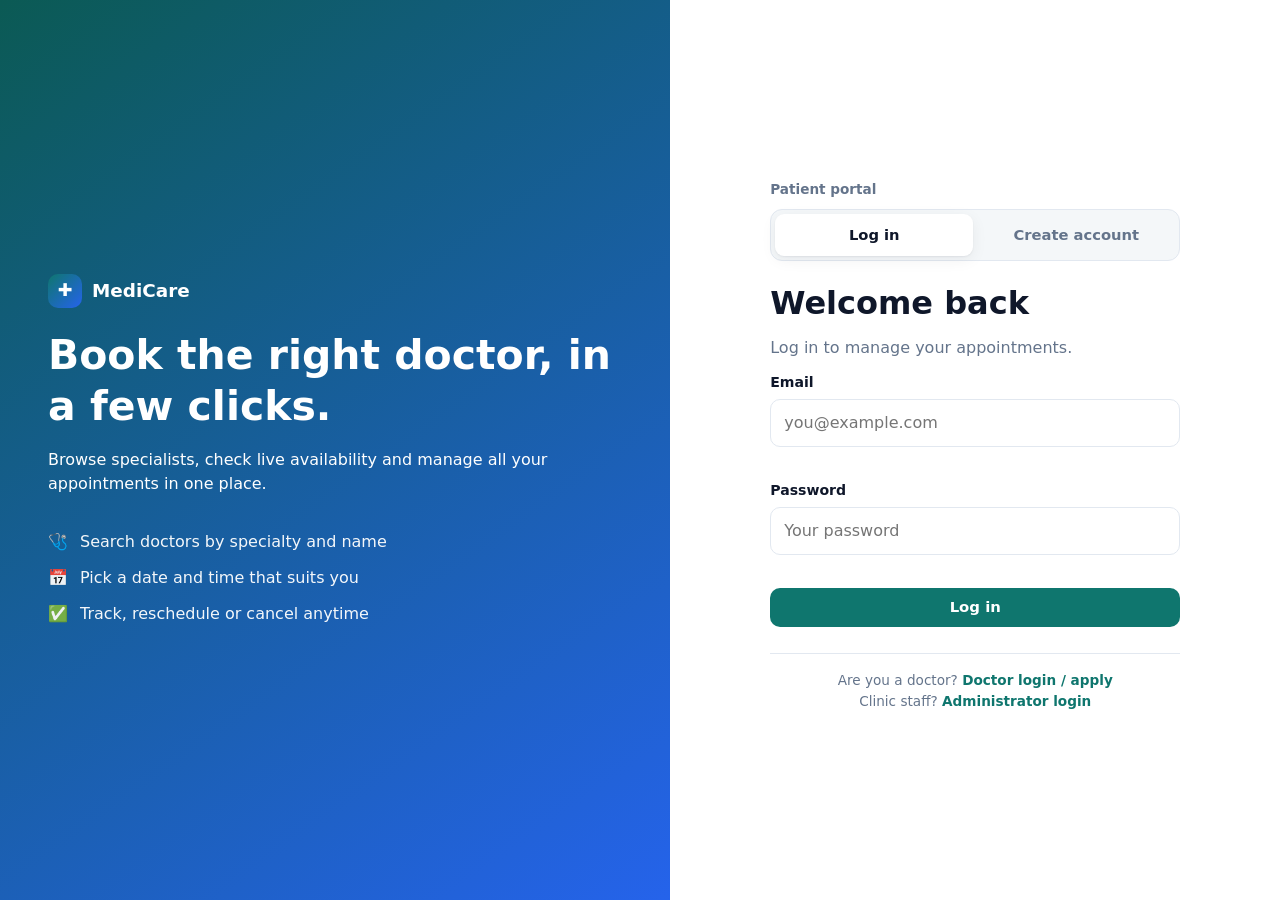
<file: index.html>
<!DOCTYPE html>
<html lang="en">
<head>
  <meta charset="UTF-8">
  <meta name="viewport" content="width=device-width, initial-scale=1">
  <title>Patient Login – MediCare</title>
  <link rel="icon" href="data:image/svg+xml,%3Csvg xmlns=%27http://www.w3.org/2000/svg%27 viewBox=%270 0 32 32%27%3E%3Crect width=%2732%27 height=%2732%27 rx=%278%27 fill=%27%230f766e%27/%3E%3Cpath d=%27M13 7h6v6h6v6h-6v6h-6v-6H7v-6h6z%27 fill=%27white%27/%3E%3C/svg%3E">
  <link rel="stylesheet" href="css/styles.css">
</head>
<body>
  <div class="auth-wrap">
    <section class="auth-hero" aria-label="About MediCare">
      <a class="brand" href="index.html"><span class="brand-mark" aria-hidden="true">✚</span>MediCare</a>
      <div>
        <h1>Book the right doctor, in a few clicks.</h1>
        <p>Browse specialists, check live availability and manage all your appointments in one place.</p>
      </div>
      <ul>
        <li><span aria-hidden="true">🩺</span> Search doctors by specialty and name</li>
        <li><span aria-hidden="true">📅</span> Pick a date and time that suits you</li>
        <li><span aria-hidden="true">✅</span> Track, reschedule or cancel anytime</li>
      </ul>
    </section>

    <section class="auth-panel">
      <div class="auth-box">
        <p class="small muted" style="margin:0 0 10px"><strong>Patient portal</strong></p>
        <div class="seg" role="tablist" aria-label="Patient account">
          <button type="button" role="tab" id="tabLogin" aria-selected="true" aria-controls="loginView" data-view="loginView">Log in</button>
          <button type="button" role="tab" id="tabRegister" aria-selected="false" aria-controls="registerView" data-view="registerView">Create account</button>
        </div>

        <!-- Log in -->
        <div id="loginView" role="tabpanel" aria-labelledby="tabLogin">
          <h1>Welcome back</h1>
          <p class="muted">Log in to manage your appointments.</p>
          <div id="loginAlert" class="alert error hidden" role="alert"></div>
          <form id="loginForm" class="form" novalidate>
            <div class="field">
              <label for="loginEmail">Email</label>
              <input id="loginEmail" type="email" autocomplete="email" placeholder="you@example.com" required>
              <div class="error"></div>
            </div>
            <div class="field">
              <label for="loginPassword">Password</label>
              <input id="loginPassword" type="password" autocomplete="current-password" placeholder="Your password" required>
              <div class="error"></div>
            </div>
            <button class="btn btn-primary btn-block" type="submit">Log in</button>
          </form>
        </div>

        <!-- Patient sign-up -->
        <div id="registerView" class="hidden" role="tabpanel" aria-labelledby="tabRegister">
          <h1>Create your patient account</h1>
          <p class="muted">Register to start booking appointments.</p>
          <div id="registerAlert" class="alert error hidden" role="alert"></div>
          <form id="registerForm" class="form" novalidate>
            <div class="field">
              <label for="regName">Full name</label>
              <input id="regName" type="text" autocomplete="name" required>
              <div class="error"></div>
            </div>
            <div class="field">
              <label for="regEmail">Email</label>
              <input id="regEmail" type="email" autocomplete="email" required>
              <div class="error"></div>
            </div>
            <div class="field">
              <label for="regPhone">Phone (optional)</label>
              <input id="regPhone" type="tel" autocomplete="tel">
              <div class="error"></div>
            </div>
            <div class="form-row">
              <div class="field">
                <label for="regPassword">Password</label>
                <input id="regPassword" type="password" autocomplete="new-password" required>
                <div class="hint">8+ characters with a letter and a number.</div>
                <div class="error"></div>
              </div>
              <div class="field">
                <label for="regConfirm">Confirm password</label>
                <input id="regConfirm" type="password" autocomplete="new-password" required>
                <div class="error"></div>
              </div>
            </div>
            <button class="btn btn-primary btn-block" type="submit">Create account</button>
          </form>
        </div>

        <p class="portal-links">
          Are you a doctor? <a href="doctor-login.html">Doctor login / apply</a><br>
          Clinic staff? <a href="admin-login.html">Administrator login</a>
        </p>
      </div>
    </section>
  </div>

  <script src="js/data.js"></script>
  <script src="js/app.js"></script>
  <script src="js/auth-ui.js"></script>
  <script>
    (function () {
      if (AuthUI.redirectIfSignedIn()) return;
      App.showFlash();
      AuthUI.bindTabs();
      AuthUI.bindLogin('patient');
      AuthUI.bindPatientRegister();
    })();
  </script>
</body>
</html>
</file>
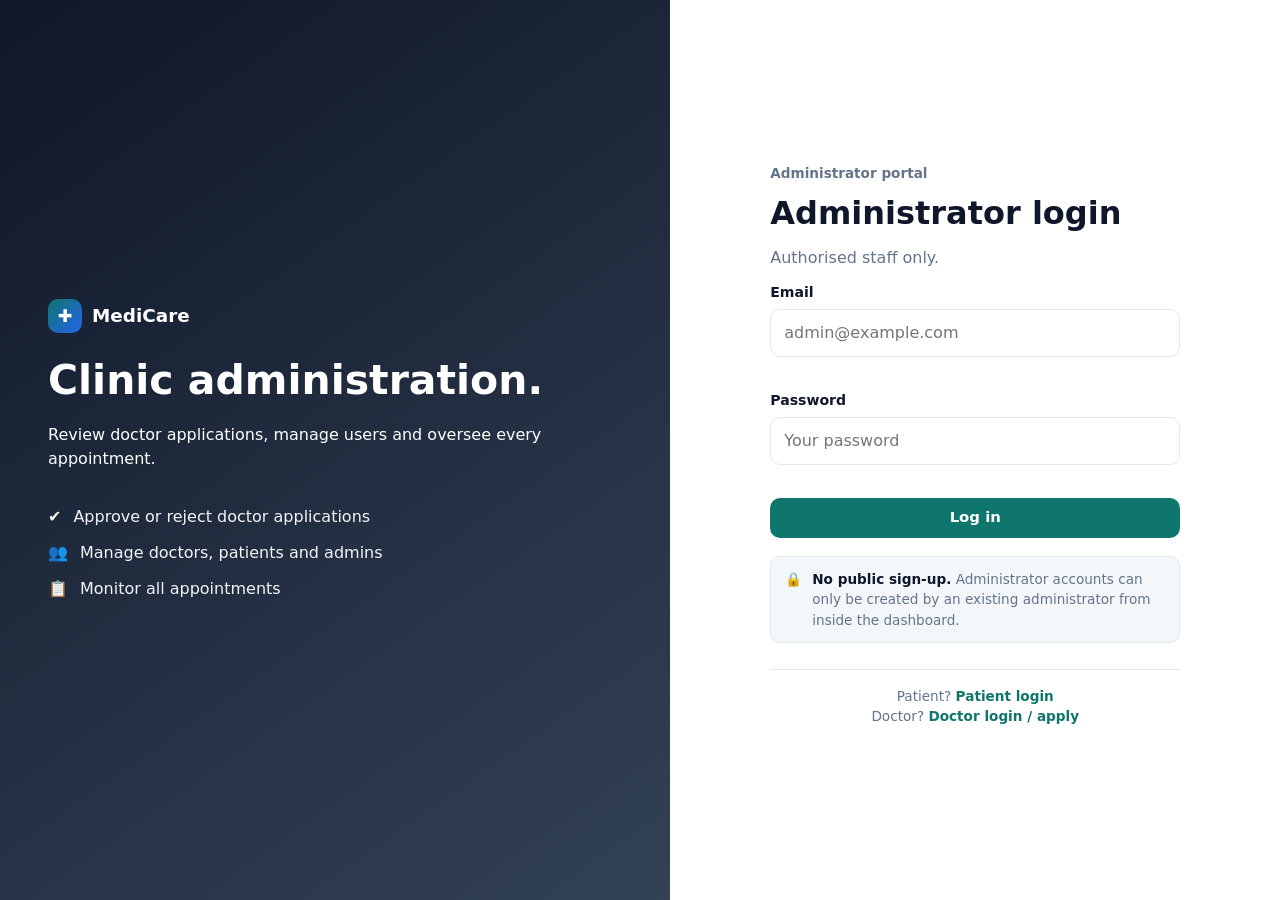
<file: admin-dashboard.html>
<!DOCTYPE html>
<html lang="en">
<head>
  <meta charset="UTF-8">
  <meta name="viewport" content="width=device-width, initial-scale=1">
  <title>Admin Dashboard – MediCare</title>
  <link rel="icon" href="data:image/svg+xml,%3Csvg xmlns=%27http://www.w3.org/2000/svg%27 viewBox=%270 0 32 32%27%3E%3Crect width=%2732%27 height=%2732%27 rx=%278%27 fill=%27%230f766e%27/%3E%3Cpath d=%27M13 7h6v6h6v6h-6v6h-6v-6H7v-6h6z%27 fill=%27white%27/%3E%3C/svg%3E">
  <link rel="stylesheet" href="css/styles.css">
</head>
<body>
  <div id="site-header"></div>
  <main>
    <div class="container">
      <div class="page-head">
        <div>
          <h1>Admin dashboard</h1>
          <p>Review doctor applications and manage doctors, users and appointments.</p>
        </div>
        <button class="btn btn-outline btn-sm" id="resetBtn" type="button">Reset demo data</button>
      </div>

      <div id="banner" aria-live="polite"></div>
      <section class="grid grid-4" id="stats" aria-label="Summary" style="margin-bottom:22px"></section>

      <div class="tabs" id="tabs" role="tablist" aria-label="Admin sections">
        <button class="tab" role="tab" aria-selected="false" data-t="applications" type="button">Applications<span class="chip-count hidden" id="appCount">0</span></button>
        <button class="tab" role="tab" aria-selected="false" data-t="doctors" type="button">Doctors</button>
        <button class="tab" role="tab" aria-selected="false" data-t="appointments" type="button">Appointments</button>
        <button class="tab" role="tab" aria-selected="false" data-t="users" type="button">Users</button>
      </div>

      <section class="card" id="panel" aria-live="polite"></section>
    </div>
  </main>
  <div id="site-footer"></div>

  <script src="js/data.js"></script>
  <script src="js/app.js"></script>
  <script>
    (function () {
      var me = App.init({ active: 'admin-dashboard.html' });
      if (!me) return;
      var U = MC.util, esc = App.esc;
      var $ = function (id) { return document.getElementById(id); };
      var tab = MC.Admin.pendingApplications().length ? 'applications' : 'doctors';
      var apptFilter = 'all';

      /* report the outcome of a permission-checked action */
      function done(r, okMsg) {
        if (!r || !r.ok) { App.toast((r && r.error) || 'Something went wrong.', 'error'); return false; }
        if (okMsg) App.toast(okMsg, 'ok');
        return true;
      }
      function dateOf(ts) { return ts ? new Date(ts).toLocaleDateString('en-GB', { day: 'numeric', month: 'short', year: 'numeric' }) : '—'; }
      function badge(s) { return '<span class="badge ' + esc(s) + '">' + esc(s) + '</span>'; }

      function renderStats() {
        var appts = MC.Appts.all(), users = MC.Users.all();
        function stat(icon, cls, n, label) { return '<div class="card stat"><div class="stat-icon ' + cls + '" aria-hidden="true">' + icon + '</div><div><strong>' + n + '</strong><span>' + label + '</span></div></div>'; }
        var pending = MC.Admin.pendingApplications().length;
        $('stats').innerHTML =
          stat('🩺', '', MC.Doctors.active().length, 'Active doctors') +
          stat('👥', 'blue', users.filter(function (u) { return u.role === 'patient'; }).length, 'Patients') +
          stat('📅', 'green', appts.length, 'Appointments') +
          stat('📝', 'amber', pending, 'Pending applications');
        var chip = $('appCount'); chip.textContent = pending; chip.classList.toggle('hidden', !pending);
        $('banner').innerHTML = pending
          ? '<div class="alert warn" style="display:flex;gap:10px;align-items:center;justify-content:space-between;flex-wrap:wrap"><span><strong>' + pending + ' doctor application' + (pending > 1 ? 's' : '') + '</strong> waiting for your review.</span>' + (tab !== 'applications' ? '<button class="btn btn-sm btn-outline" id="openApps" type="button">Review now</button>' : '') + '</div>'
          : '';
      }

      /* ---------- applications ---------- */
      function applicationsPanel() {
        var apps = MC.Admin.applications();
        if (!apps.length) return '<div class="card-head"><h2>Doctor applications</h2></div><div class="empty"><div class="big" aria-hidden="true">✅</div><p>No applications to review.</p></div>';
        var rows = apps.map(function (x) {
          var u = x.user, d = x.doctor || {};
          var actions = '<button class="btn btn-outline btn-sm" data-details="' + esc(u.id) + '" type="button">Details</button>' +
            '<button class="btn btn-ok btn-sm" data-approve="' + esc(u.id) + '" type="button">' + (u.status === 'rejected' ? 'Approve instead' : 'Approve') + '</button>' +
            (u.status === 'pending' ? '<button class="btn btn-ghost-danger btn-sm" data-reject="' + esc(u.id) + '" type="button">Reject</button>' : '');
          return '<article class="appt"><div class="appt-main"><span class="avatar md" aria-hidden="true">' + esc(MC.Doctors.initials(u.name)) + '</span>' +
            '<div style="min-width:0"><h3>' + esc(u.name) + ' ' + badge(u.status) + '</h3>' +
            '<p>' + esc(u.email) + '</p>' +
            '<p>' + esc(d.specialty || '—') + ' · License ' + esc(u.license || d.license || '—') + ' · ' + (d.experience != null ? d.experience + ' yrs' : '—') + ' · Applied ' + dateOf(u.appliedAt) + '</p></div></div>' +
            '<div class="appt-actions">' + actions + '</div></article>';
        }).join('');
        return '<div class="card-head"><h2>Doctor applications</h2></div><p class="muted small">Doctors cannot log in or appear to patients until you approve their application.</p>' +
          '<div class="appt-list">' + rows + '</div>';
      }

      function showDetails(userId) {
        var x = MC.Admin.applications().filter(function (a) { return a.user.id === userId; })[0]; if (!x) return;
        var u = x.user, d = x.doctor || {};
        function row(k, v) { return '<dt>' + k + '</dt><dd>' + (v ? esc(v) : '—') + '</dd>'; }
        App.modal({
          title: u.name,
          body: '<dl class="kv">' + row('Status', u.status) + row('Email', u.email) + row('Phone', u.phone) + row('Specialty', d.specialty) + row('License no.', u.license || d.license) + row('Experience', d.experience != null ? d.experience + ' years' : '') +
            row('Clinic', d.location) + row('Fee', d.fee != null ? d.fee + ' EGP' : '') + row('Bio', d.bio) + (u.status === 'rejected' ? row('Rejection reason', u.rejectionReason) : '') + '</dl>',
          actions: [{ label: 'Close', cls: 'btn-outline' }]
        });
      }

      function rejectModal(userId) {
        App.modal({
          title: 'Reject application',
          body: '<p class="muted">The applicant will not be able to log in. You can add a reason that they will see when they try.</p><div class="field"><label for="rejReason">Reason (optional)</label><textarea id="rejReason" maxlength="200"></textarea></div>',
          actions: [
            { label: 'Cancel', cls: 'btn-outline' },
            { label: 'Reject application', cls: 'btn-danger', onClick: function (close, box) {
              if (done(MC.Admin.rejectDoctor(userId, box.querySelector('#rejReason').value), 'Application rejected.')) { close(); renderAll(); }
            } }
          ]
        });
      }

      /* ---------- doctors ---------- */
      function doctorsPanel() {
        var rows = MC.Doctors.all().map(function (d) {
          var n = MC.Appts.forDoctor(d.id).length;
          var toggle = (d.status === 'active' || d.status === 'disabled')
            ? '<button class="btn btn-outline btn-sm" data-toggle="' + esc(d.id) + '" type="button">' + (d.status === 'disabled' ? 'Enable' : 'Disable') + '</button>' : '';
          return '<tr><td><strong>' + esc(d.name) + '</strong><div class="muted small">' + esc(d.location) + '</div></td><td>' + esc(d.specialty) + '</td><td>' + d.experience + ' yrs</td><td>' + d.fee + ' EGP</td><td>' + n + '</td><td>' + badge(d.status) + '</td>' +
            '<td class="actions"><button class="btn btn-outline btn-sm" data-edit="' + esc(d.id) + '" type="button">Edit</button>' + toggle +
            '<button class="btn btn-ghost-danger btn-sm" data-del="' + esc(d.id) + '" type="button">Delete</button></td></tr>';
        }).join('');
        return '<div class="card-head"><h2>Doctors</h2><button class="btn btn-primary btn-sm" id="addDoctor" type="button">＋ Add doctor</button></div>' +
          '<div class="table-wrap"><table class="table"><thead><tr><th>Doctor</th><th>Specialty</th><th>Experience</th><th>Fee</th><th>Bookings</th><th>Status</th><th></th></tr></thead><tbody>' + rows + '</tbody></table></div>';
      }

      function doctorForm(d) {
        d = d || {};
        var isNew = !d.id;
        return '<form class="form" id="docForm" novalidate>' +
          '<div class="field"><label for="fName">Full name</label><input id="fName" value="' + esc(d.name || 'Dr. ') + '"><div class="error"></div></div>' +
          '<div class="form-row"><div class="field"><label for="fSpec">Specialty</label><input id="fSpec" value="' + esc(d.specialty || '') + '"><div class="error"></div></div>' +
          '<div class="field"><label for="fLoc">Location</label><input id="fLoc" value="' + esc(d.location || '') + '"><div class="error"></div></div></div>' +
          '<div class="form-row"><div class="field"><label for="fExp">Experience (years)</label><input id="fExp" type="number" min="0" max="60" value="' + (d.experience == null ? '' : d.experience) + '"><div class="error"></div></div>' +
          '<div class="field"><label for="fFee">Fee (EGP)</label><input id="fFee" type="number" min="0" step="10" value="' + (d.fee == null ? '' : d.fee) + '"><div class="error"></div></div></div>' +
          '<div class="field"><label for="fBio">Short bio</label><textarea id="fBio" maxlength="400">' + esc(d.bio || '') + '</textarea></div>' +
          (isNew ? '<div class="alert info small">Optional: create a login so this doctor can use the Doctor Dashboard (account is active immediately).</div>' +
            '<div class="form-row"><div class="field"><label for="fEmail">Login email</label><input id="fEmail" type="email"><div class="error"></div></div>' +
            '<div class="field"><label for="fPass">Password</label><input id="fPass" type="password" autocomplete="new-password"><div class="hint">8+ characters with a letter and a number.</div><div class="error"></div></div></div>' : '') +
          '</form>';
      }

      function openDoctorModal(d) {
        var isNew = !d;
        App.modal({
          title: isNew ? 'Add doctor' : 'Edit doctor', body: doctorForm(d),
          actions: [
            { label: 'Cancel', cls: 'btn-outline' },
            { label: 'Save', cls: 'btn-primary', onClick: function (close, box) {
              function v(id) { return box.querySelector('#' + id); }
              function err(el, m) { var f = el.closest('.field'); f.classList.toggle('invalid', !!m); f.querySelector('.error').textContent = m || ''; return !m; }
              var ok = err(v('fName'), v('fName').value.replace(/^dr\.?\s*/i, '').trim().length < 3 ? 'Enter the doctor\'s full name.' : '');
              ok = err(v('fSpec'), !v('fSpec').value.trim() ? 'Specialty is required.' : '') && ok;
              ok = err(v('fLoc'), !v('fLoc').value.trim() ? 'Location is required.' : '') && ok;
              ok = err(v('fExp'), v('fExp').value === '' || Number(v('fExp').value) < 0 ? 'Enter years of experience.' : '') && ok;
              ok = err(v('fFee'), v('fFee').value === '' || Number(v('fFee').value) < 0 ? 'Enter a valid fee.' : '') && ok;
              var email = isNew ? v('fEmail').value.trim() : '', pass = isNew ? v('fPass').value : '';
              if (isNew && (email || pass)) {
                ok = err(v('fEmail'), !/^[^\s@]+@[^\s@]+\.[^\s@]+$/.test(email) ? 'Enter a valid email.' : (MC.Users.emailTaken(email) ? 'Email already in use.' : '')) && ok;
                ok = err(v('fPass'), MC.Auth.validatePassword(pass)) && ok;
              }
              if (!ok) return;
              var data = { name: v('fName').value, specialty: v('fSpec').value, location: v('fLoc').value, experience: Number(v('fExp').value), fee: Number(v('fFee').value), bio: v('fBio').value };
              var r = isNew ? MC.Admin.addDoctor(data, { email: email, password: pass }) : MC.Doctors.update(d.id, data);
              if (done(r, isNew ? 'Doctor added.' : 'Doctor updated.')) { close(); renderAll(); }
            } }
          ]
        });
      }

      /* ---------- appointments ---------- */
      function appointmentsPanel() {
        var list = MC.Appts.all().filter(function (a) { return apptFilter === 'all' || a.status === apptFilter; })
          .sort(function (a, b) { return (b.date + b.time).localeCompare(a.date + a.time); });
        var rows = list.map(function (a) {
          var p = MC.Users.byId(a.patientId) || { name: 'Deleted user' };
          var d = MC.Doctors.byId(a.doctorId) || { name: 'Deleted doctor' };
          return '<tr><td>' + esc(p.name) + '</td><td>' + esc(d.name) + '</td><td>' + U.fmtDate(a.date, { day: 'numeric', month: 'short', year: 'numeric' }) + '<div class="muted small">' + U.fmtTime(a.time) + '</div></td>' +
            '<td>' + App.statusBadge(a.status) + '</td>' +
            '<td class="actions"><select class="input" style="width:auto;padding:6px 8px;font-size:.82rem" data-status="' + esc(a.id) + '" aria-label="Change status">' +
            ['pending', 'confirmed', 'completed', 'cancelled'].map(function (s) { return '<option' + (s === a.status ? ' selected' : '') + '>' + s + '</option>'; }).join('') +
            '</select><button class="btn btn-ghost-danger btn-sm" data-delappt="' + esc(a.id) + '" type="button">Delete</button></td></tr>';
        }).join('');
        return '<div class="card-head"><h2>All appointments</h2><div class="field" style="margin:0"><label class="sr-only" for="apptFilter">Status</label><select id="apptFilter">' +
          ['all', 'pending', 'confirmed', 'completed', 'cancelled'].map(function (s) { return '<option value="' + s + '"' + (s === apptFilter ? ' selected' : '') + '>' + (s === 'all' ? 'All statuses' : s[0].toUpperCase() + s.slice(1)) + '</option>'; }).join('') + '</select></div></div>' +
          (list.length ? '<div class="table-wrap"><table class="table"><thead><tr><th>Patient</th><th>Doctor</th><th>When</th><th>Status</th><th></th></tr></thead><tbody>' + rows + '</tbody></table></div>' : '<div class="empty"><p>No appointments found.</p></div>');
      }

      /* ---------- users ---------- */
      function usersPanel() {
        var rows = MC.Users.all().map(function (u) {
          var self = u.id === me.id, s = u.status || 'active', acts;
          if (self) acts = '<span class="muted small">You</span>';
          else {
            acts = (s === 'active' || s === 'disabled') ? '<button class="btn btn-outline btn-sm" data-utoggle="' + esc(u.id) + '" type="button">' + (s === 'disabled' ? 'Enable' : 'Disable') + '</button>'
              : '<button class="btn btn-outline btn-sm" data-review="' + esc(u.id) + '" type="button">Review</button>';
            acts += '<button class="btn btn-ghost-danger btn-sm" data-udel="' + esc(u.id) + '" type="button">Delete</button>';
          }
          return '<tr><td><strong>' + esc(u.name) + '</strong></td><td>' + esc(u.email) + '</td><td><span class="badge role">' + esc(u.role) + '</span></td><td>' + badge(s) + '</td><td class="actions">' + acts + '</td></tr>';
        }).join('');
        return '<div class="card-head"><h2>Users</h2><button class="btn btn-primary btn-sm" id="addAdmin" type="button">＋ Add administrator</button></div>' +
          '<div class="table-wrap"><table class="table"><thead><tr><th>Name</th><th>Email</th><th>Role</th><th>Status</th><th></th></tr></thead><tbody>' + rows + '</tbody></table></div>';
      }

      function openAdminModal() {
        App.modal({
          title: 'Add administrator',
          body: '<div class="alert info small">Administrator accounts can only be created here, by a signed-in administrator.</div><form class="form" novalidate>' +
            '<div class="field"><label for="aName">Full name</label><input id="aName"><div class="error"></div></div>' +
            '<div class="field"><label for="aEmail">Email</label><input id="aEmail" type="email"><div class="error"></div></div>' +
            '<div class="field"><label for="aPass">Password</label><input id="aPass" type="password" autocomplete="new-password"><div class="hint">8+ characters with a letter and a number.</div><div class="error"></div></div></form>',
          actions: [
            { label: 'Cancel', cls: 'btn-outline' },
            { label: 'Create administrator', cls: 'btn-primary', onClick: function (close, box) {
              function v(id) { return box.querySelector('#' + id); }
              function err(el, m) { var f = el.closest('.field'); f.classList.toggle('invalid', !!m); f.querySelector('.error').textContent = m || ''; return !m; }
              var ok = err(v('aName'), v('aName').value.trim().length < 3 ? 'Enter the full name.' : '');
              ok = err(v('aEmail'), !/^[^\s@]+@[^\s@]+\.[^\s@]+$/.test(v('aEmail').value.trim()) ? 'Enter a valid email.' : (MC.Users.emailTaken(v('aEmail').value) ? 'Email already in use.' : '')) && ok;
              ok = err(v('aPass'), MC.Auth.validatePassword(v('aPass').value)) && ok;
              if (!ok) return;
              if (done(MC.Users.createAdmin({ name: v('aName').value, email: v('aEmail').value, password: v('aPass').value }), 'Administrator created.')) { close(); renderAll(); }
            } }
          ]
        });
      }

      /* ---------- render / events ---------- */
      function renderPanel() {
        $('panel').innerHTML = tab === 'applications' ? applicationsPanel() : tab === 'doctors' ? doctorsPanel() : tab === 'appointments' ? appointmentsPanel() : usersPanel();
        document.querySelectorAll('.tab').forEach(function (x) { var on = x.dataset.t === tab; x.classList.toggle('active', on); x.setAttribute('aria-selected', String(on)); });
      }
      function renderAll() { renderStats(); renderPanel(); }
      function goTab(t) { tab = t; renderAll(); }

      $('tabs').addEventListener('click', function (e) { var t = e.target.closest('.tab'); if (t) goTab(t.dataset.t); });
      $('banner').addEventListener('click', function (e) { if (e.target.id === 'openApps') goTab('applications'); });

      $('panel').addEventListener('click', function (e) {
        var t = e.target.closest('button'); if (!t) return;
        var ds = t.dataset;
        if (t.id === 'addDoctor') return openDoctorModal(null);
        if (t.id === 'addAdmin') return openAdminModal();
        if (ds.details) return showDetails(ds.details);
        if (ds.review) return goTab('applications');
        if (ds.approve) return App.confirmBox('Approve this doctor?', 'The doctor will be able to log in and will appear in the doctors list for patients.', 'Approve', function () { if (done(MC.Admin.approveDoctor(ds.approve), 'Doctor approved.')) renderAll(); }, false);
        if (ds.reject) return rejectModal(ds.reject);
        if (ds.edit) return openDoctorModal(MC.Doctors.byId(ds.edit));
        if (ds.toggle) { var d = MC.Doctors.byId(ds.toggle); if (done(MC.Doctors.setStatus(d.id, d.status === 'disabled' ? 'active' : 'disabled'), 'Doctor ' + (d.status === 'disabled' ? 'enabled' : 'disabled') + '.')) renderAll(); return; }
        if (ds.del) return App.confirmBox('Delete doctor?', 'The doctor, their login and all of their appointments will be removed. This cannot be undone.', 'Delete', function () { if (done(MC.Doctors.removeCascade(ds.del), 'Doctor deleted.')) renderAll(); });
        if (ds.delappt) return App.confirmBox('Delete appointment?', 'This permanently removes the appointment.', 'Delete', function () { if (done(MC.Appts.remove(ds.delappt), 'Appointment deleted.')) renderAll(); });
        if (ds.utoggle) { var u = MC.Users.byId(ds.utoggle); if (done(MC.Users.setStatus(u.id, u.status === 'disabled' ? 'active' : 'disabled'), 'User ' + (u.status === 'disabled' ? 'enabled' : 'disabled') + '.')) renderAll(); return; }
        if (ds.udel) return App.confirmBox('Delete user?', 'The account and its appointments will be removed.', 'Delete', function () { if (done(MC.Users.removeCascade(ds.udel), 'User deleted.')) renderAll(); });
      });

      $('panel').addEventListener('change', function (e) {
        if (e.target.id === 'apptFilter') { apptFilter = e.target.value; return renderPanel(); }
        if (e.target.dataset.status) { if (done(MC.Appts.setStatus(e.target.dataset.status, e.target.value), 'Status updated.')) renderAll(); }
      });

      $('resetBtn').addEventListener('click', function () {
        App.confirmBox('Reset demo data?', 'All doctors, users and appointments return to the original defaults and you will be logged out.', 'Reset', function () {
          if (MC.resetAll().ok) location.href = 'admin-login.html';
        });
      });

      renderAll();
    })();
  </script>
</body>
</html>
</file>
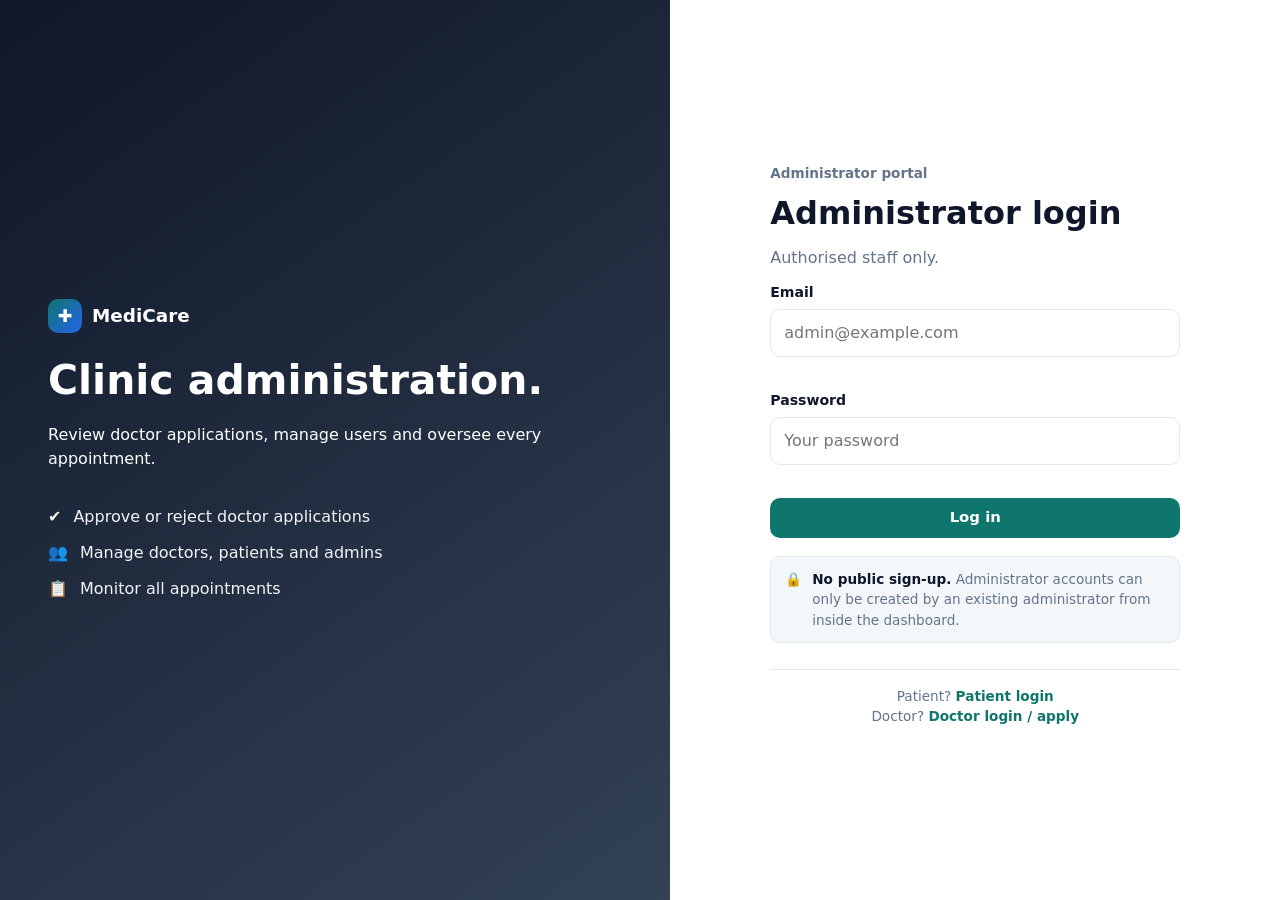
<file: admin-login.html>
<!DOCTYPE html>
<html lang="en">
<head>
  <meta charset="UTF-8">
  <meta name="viewport" content="width=device-width, initial-scale=1">
  <title>Admin Login – MediCare</title>
  <link rel="icon" href="data:image/svg+xml,%3Csvg xmlns=%27http://www.w3.org/2000/svg%27 viewBox=%270 0 32 32%27%3E%3Crect width=%2732%27 height=%2732%27 rx=%278%27 fill=%27%230f766e%27/%3E%3Cpath d=%27M13 7h6v6h6v6h-6v6h-6v-6H7v-6h6z%27 fill=%27white%27/%3E%3C/svg%3E">
  <link rel="stylesheet" href="css/styles.css">
</head>
<body>
  <div class="auth-wrap">
    <section class="auth-hero admin" aria-label="Administration">
      <a class="brand" href="index.html"><span class="brand-mark" aria-hidden="true">✚</span>MediCare</a>
      <div>
        <h1>Clinic administration.</h1>
        <p>Review doctor applications, manage users and oversee every appointment.</p>
      </div>
      <ul>
        <li><span aria-hidden="true">✔️</span> Approve or reject doctor applications</li>
        <li><span aria-hidden="true">👥</span> Manage doctors, patients and admins</li>
        <li><span aria-hidden="true">📋</span> Monitor all appointments</li>
      </ul>
    </section>

    <section class="auth-panel">
      <div class="auth-box">
        <p class="small muted" style="margin:0 0 10px"><strong>Administrator portal</strong></p>
        <h1>Administrator login</h1>
        <p class="muted">Authorised staff only.</p>
        <div id="loginAlert" class="alert error hidden" role="alert"></div>
        <form id="loginForm" class="form" novalidate>
          <div class="field">
            <label for="loginEmail">Email</label>
            <input id="loginEmail" type="email" autocomplete="username" placeholder="admin@example.com" required>
            <div class="error"></div>
          </div>
          <div class="field">
            <label for="loginPassword">Password</label>
            <input id="loginPassword" type="password" autocomplete="current-password" placeholder="Your password" required>
            <div class="error"></div>
          </div>
          <button class="btn btn-primary btn-block" type="submit">Log in</button>
        </form>
        <div class="notice" style="margin-top:18px"><span aria-hidden="true">🔒</span><span><strong>No public sign-up.</strong> Administrator accounts can only be created by an existing administrator from inside the dashboard.</span></div>

        <p class="portal-links">
          Patient? <a href="index.html">Patient login</a><br>
          Doctor? <a href="doctor-login.html">Doctor login / apply</a>
        </p>
      </div>
    </section>
  </div>

  <script src="js/data.js"></script>
  <script src="js/app.js"></script>
  <script src="js/auth-ui.js"></script>
  <script>
    (function () {
      if (AuthUI.redirectIfSignedIn()) return;
      App.showFlash();
      AuthUI.bindLogin('admin');
    })();
  </script>
</body>
</html>
</file>
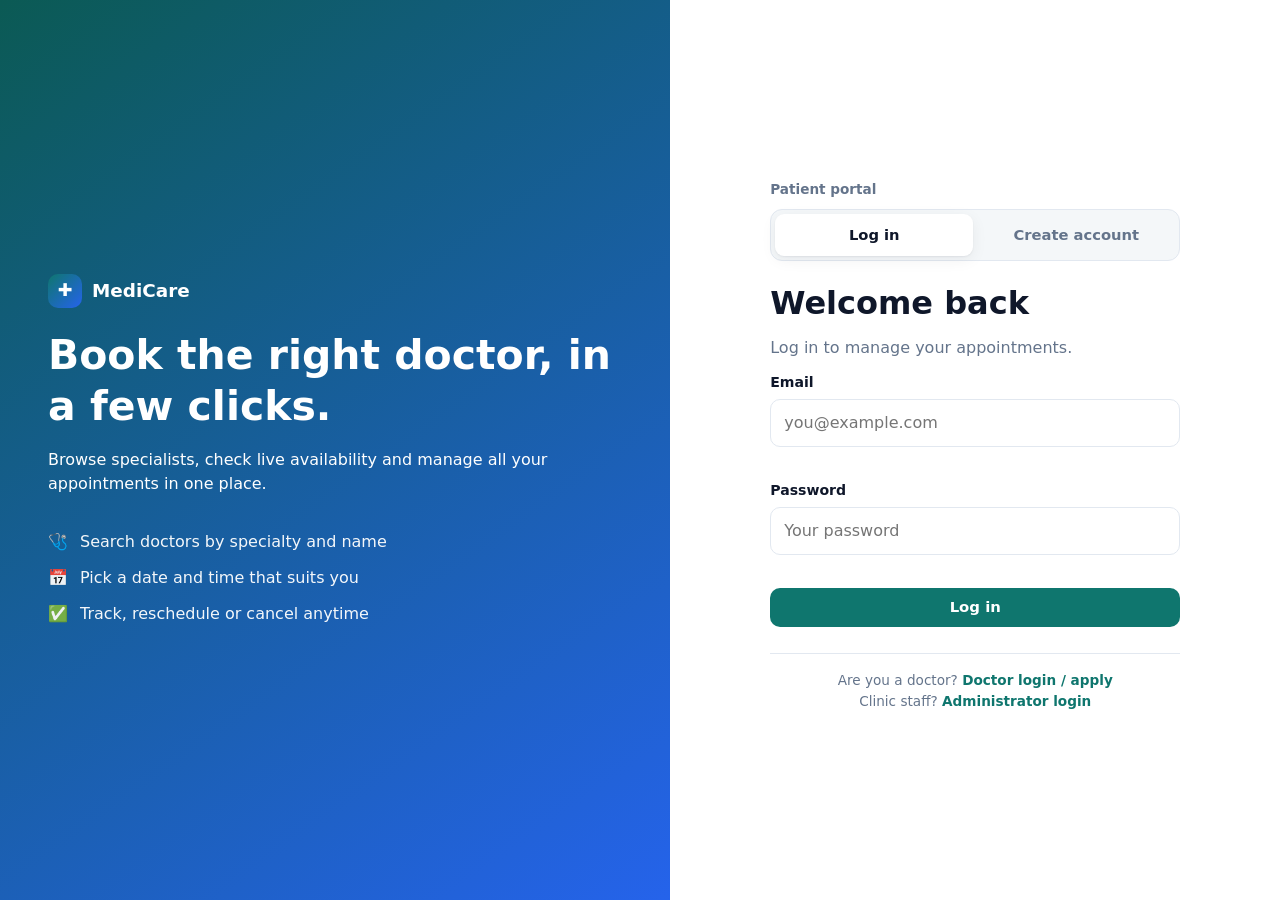
<file: booking.html>
<!DOCTYPE html>
<html lang="en">
<head>
  <meta charset="UTF-8">
  <meta name="viewport" content="width=device-width, initial-scale=1">
  <title>Book Appointment – MediCare</title>
  <link rel="icon" href="data:image/svg+xml,%3Csvg xmlns=%27http://www.w3.org/2000/svg%27 viewBox=%270 0 32 32%27%3E%3Crect width=%2732%27 height=%2732%27 rx=%278%27 fill=%27%230f766e%27/%3E%3Cpath d=%27M13 7h6v6h6v6h-6v6h-6v-6H7v-6h6z%27 fill=%27white%27/%3E%3C/svg%3E">
  <link rel="stylesheet" href="css/styles.css">
</head>
<body>
  <div id="site-header"></div>
  <main>
    <div class="container">
      <div class="page-head">
        <div>
          <h1 id="pageTitle">Book an appointment</h1>
          <p id="pageSub">Choose a doctor, a date and an available time.</p>
        </div>
      </div>

      <div class="split">
        <form class="card form" id="bookForm" novalidate>
          <div class="field">
            <label for="doctor">Doctor</label>
            <select id="doctor" required></select>
            <div class="error"></div>
          </div>

          <div class="field">
            <label for="date">Date</label>
            <input class="date-input" id="date" type="date" required>
            <div class="error"></div>
          </div>

          <div class="field" id="slotField">
            <label id="slotLabel">Available times</label>
            <div id="slotNote" class="muted small" style="margin-bottom:8px"></div>
            <div class="slots" id="slots" role="radiogroup" aria-labelledby="slotLabel"></div>
            <div class="error" id="slotErr"></div>
          </div>

          <div id="detailsBlock" style="display:grid;gap:16px">
            <div class="form-row">
              <div class="field">
                <label for="phone">Contact phone</label>
                <input id="phone" type="tel" autocomplete="tel" placeholder="+20 1XX XXX XXXX" required>
                <div class="error"></div>
              </div>
              <div class="field">
                <label for="visitType">Visit type</label>
                <select id="visitType">
                  <option>First visit</option>
                  <option>Follow-up</option>
                  <option>Consultation</option>
                  <option>Check-up</option>
                </select>
              </div>
            </div>
            <div class="field">
              <label for="reason">Reason for visit</label>
              <textarea id="reason" maxlength="300" placeholder="Briefly describe your symptoms or the reason for the visit" required></textarea>
              <div class="error"></div>
            </div>
          </div>

          <div class="btn-row">
            <button class="btn btn-primary" type="submit" id="submitBtn">Confirm booking</button>
            <a class="btn btn-outline" href="doctors.html" id="cancelLink">Cancel</a>
          </div>
        </form>

        <aside class="card" aria-labelledby="sumTitle">
          <h2 id="sumTitle">Summary</h2>
          <div id="summary"></div>
        </aside>
      </div>
    </div>
  </main>
  <div id="site-footer"></div>

  <script src="js/data.js"></script>
  <script src="js/app.js"></script>
  <script>
    (function () {
      var user = App.init({ roles: ['patient'], active: 'booking.html' });
      if (!user) return;
      var U = MC.util, esc = App.esc;
      var $ = function (id) { return document.getElementById(id); };

      var rescheduleId = App.param('reschedule');
      var existing = rescheduleId ? MC.Appts.byId(rescheduleId) : null;
      if (existing && existing.patientId !== user.id) existing = null;
      if (rescheduleId && !existing) { App.toast('That appointment could not be found.', 'error'); location.replace('my-appointments.html'); return; }

      var doctors = MC.Doctors.active();
      var selectedTime = null;
      var docSel = $('doctor'), dateEl = $('date');

      docSel.innerHTML = '<option value="">Select a doctor…</option>' + doctors.map(function (d) {
        return '<option value="' + esc(d.id) + '">' + esc(d.name) + ' – ' + esc(d.specialty) + '</option>';
      }).join('');

      var pre = existing ? existing.doctorId : App.param('doctor');
      if (pre && doctors.some(function (d) { return d.id === pre; })) docSel.value = pre;

      dateEl.min = U.todayISO();
      dateEl.max = U.addDays(90);
      dateEl.value = existing ? existing.date : '';
      if (!existing) dateEl.value = U.todayISO();

      $('phone').value = user.phone || '';

      if (existing) {
        $('pageTitle').textContent = 'Reschedule appointment';
        $('pageSub').textContent = 'Pick a new date and time. The appointment will need to be confirmed again.';
        docSel.disabled = true;
        $('detailsBlock').classList.add('hidden');
        $('submitBtn').textContent = 'Confirm new time';
        $('cancelLink').href = 'my-appointments.html';
      }

      function setErr(el, msg) {
        var f = el.closest('.field'); f.classList.toggle('invalid', !!msg);
        var e = f.querySelector('.error'); if (e) e.textContent = msg || '';
        return !msg;
      }

      function renderSlots() {
        var d = MC.Doctors.byId(docSel.value);
        var box = $('slots'), note = $('slotNote');
        selectedTime = null; $('slotErr').textContent = '';
        if (!d) { box.innerHTML = ''; note.textContent = 'Select a doctor to see available times.'; renderSummary(); return; }
        if (!dateEl.value) { box.innerHTML = ''; note.textContent = 'Select a date.'; renderSummary(); return; }
        var r = MC.slotsFor(d, dateEl.value);
        if (!r.working) {
          box.innerHTML = ''; note.textContent = d.name + ' does not work on this day. Please choose another date.'; renderSummary(); return;
        }
        var free = r.slots.filter(function (s) { return s.available; }).length;
        note.textContent = free ? free + ' time slots available' : 'No free slots on this day. Please choose another date.';
        box.innerHTML = r.slots.map(function (s) {
          return '<button type="button" class="slot" role="radio" aria-checked="false" data-time="' + s.time + '"' + (s.available ? '' : ' disabled') + '>' + U.fmtTime(s.time) + '</button>';
        }).join('');
        renderSummary();
      }

      $('slots').addEventListener('click', function (e) {
        var b = e.target.closest('.slot'); if (!b || b.disabled) return;
        document.querySelectorAll('.slot.selected').forEach(function (x) { x.classList.remove('selected'); x.setAttribute('aria-checked', 'false'); });
        b.classList.add('selected'); b.setAttribute('aria-checked', 'true');
        selectedTime = b.dataset.time; $('slotErr').textContent = ''; $('slotField').classList.remove('invalid');
        renderSummary();
      });

      function renderSummary() {
        var d = MC.Doctors.byId(docSel.value);
        function row(k, v) { return '<div class="summary-row"><span class="muted">' + k + '</span><span>' + v + '</span></div>'; }
        if (!d) { $('summary').innerHTML = '<p class="muted">Your booking details will appear here.</p>'; return; }
        $('summary').innerHTML =
          '<div class="doctor-top" style="margin-bottom:12px"><span class="avatar md">' + esc(MC.Doctors.initials(d.name)) + '</span><div><h3>' + esc(d.name) + '</h3><span class="muted small">' + esc(d.specialty) + '</span></div></div>' +
          row('Date', dateEl.value ? U.fmtDate(dateEl.value) : '—') +
          row('Time', selectedTime ? U.fmtTime(selectedTime) : '—') +
          row('Location', esc(d.location)) +
          row('Fee', d.fee + ' EGP');
      }

      docSel.addEventListener('change', function () { setErr(docSel, ''); renderSlots(); });
      dateEl.addEventListener('change', function () { setErr(dateEl, ''); renderSlots(); });

      $('bookForm').addEventListener('submit', function (e) {
        e.preventDefault();
        var ok = setErr(docSel, !docSel.value ? 'Please select a doctor.' : '');
        var dv = dateEl.value;
        ok = setErr(dateEl, !dv ? 'Please select a date.' : (dv < U.todayISO() ? 'The date cannot be in the past.' : '')) && ok;
        if (!selectedTime) { $('slotErr').textContent = 'Please choose a time slot.'; ok = false; } else { $('slotErr').textContent = ''; }
        var phone = $('phone'), reason = $('reason');
        if (!existing) {
          ok = setErr(phone, !/^[+\d][\d\s-]{6,}$/.test(phone.value.trim()) ? 'Enter a valid phone number.' : '') && ok;
          ok = setErr(reason, reason.value.trim().length < 5 ? 'Please describe the reason for your visit (at least 5 characters).' : '') && ok;
        }
        if (!ok) return;

        if (existing) {
          var rr = MC.Appts.reschedule(existing.id, dv, selectedTime);
          if (!rr.ok) { App.toast(rr.error, 'error'); renderSlots(); return; }
          App.toast('Appointment rescheduled.', 'ok');
          setTimeout(function () { location.href = 'my-appointments.html'; }, 600);
          return;
        }

        var res = MC.Appts.create({ patientId: user.id, doctorId: docSel.value, date: dv, time: selectedTime, reason: (reason.value.trim() + ' (' + $('visitType').value + ')'), phone: phone.value.trim() });
        if (!res.ok) { App.toast(res.error, 'error'); renderSlots(); return; }
        var d = MC.Doctors.byId(docSel.value);
        App.modal({
          title: 'Booking requested ✅',
          body: '<p>Your appointment with <strong>' + esc(d.name) + '</strong> on <strong>' + U.fmtDate(dv) + '</strong> at <strong>' + U.fmtTime(selectedTime) + '</strong> has been sent. The doctor will confirm it shortly.</p>',
          actions: [
            { label: 'Book another', cls: 'btn-outline', onClick: function () { location.href = 'doctors.html'; } },
            { label: 'View my appointments', cls: 'btn-primary', onClick: function () { location.href = 'my-appointments.html'; } }
          ]
        });
      });

      renderSlots();
      renderSummary();
    })();
  </script>
</body>
</html>
</file>
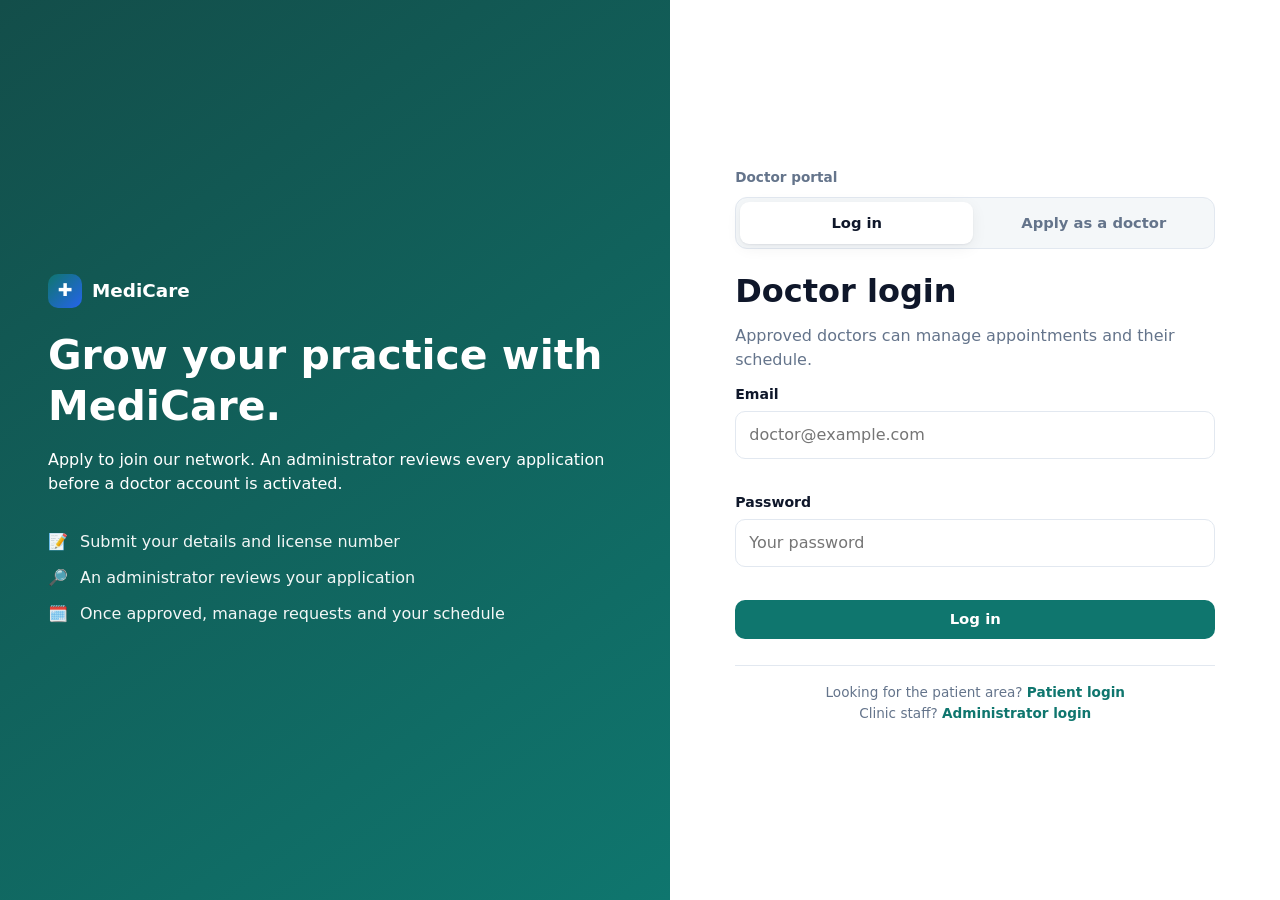
<file: doctor-dashboard.html>
<!DOCTYPE html>
<html lang="en">
<head>
  <meta charset="UTF-8">
  <meta name="viewport" content="width=device-width, initial-scale=1">
  <title>Doctor Dashboard – MediCare</title>
  <link rel="icon" href="data:image/svg+xml,%3Csvg xmlns=%27http://www.w3.org/2000/svg%27 viewBox=%270 0 32 32%27%3E%3Crect width=%2732%27 height=%2732%27 rx=%278%27 fill=%27%230f766e%27/%3E%3Cpath d=%27M13 7h6v6h6v6h-6v6h-6v-6H7v-6h6z%27 fill=%27white%27/%3E%3C/svg%3E">
  <link rel="stylesheet" href="css/styles.css">
</head>
<body>
  <div id="site-header"></div>
  <main>
    <div class="container">
      <div class="page-head">
        <div>
          <h1 id="welcome">Doctor dashboard</h1>
          <p>Manage patient requests and your schedule.</p>
        </div>
        <a class="btn btn-outline" id="viewProfile" href="doctors.html">View my public profile</a>
      </div>

      <section class="grid grid-4" id="stats" aria-label="Summary" style="margin-bottom:22px"></section>

      <div class="split">
        <section class="card" aria-labelledby="apTitle">
          <div class="card-head"><h2 id="apTitle">Appointments</h2></div>
          <div class="tabs" id="tabs" role="tablist" aria-label="Filter appointments">
            <button class="tab active" role="tab" aria-selected="true" data-f="pending" type="button">Requests</button>
            <button class="tab" role="tab" aria-selected="false" data-f="today" type="button">Today</button>
            <button class="tab" role="tab" aria-selected="false" data-f="upcoming" type="button">Upcoming</button>
            <button class="tab" role="tab" aria-selected="false" data-f="history" type="button">History</button>
          </div>
          <div class="appt-list" id="list" aria-live="polite"></div>
        </section>

        <aside class="card" aria-labelledby="schTitle">
          <h2 id="schTitle">My schedule</h2>
          <p class="muted small">Patients can only book within these days and hours.</p>
          <form class="form" id="schedForm" novalidate>
            <fieldset style="border:0;padding:0;margin:0">
              <legend style="font-weight:600;font-size:.88rem;margin-bottom:6px;padding:0">Working days</legend>
              <div class="doctor-meta" id="dayChecks"></div>
            </fieldset>
            <div class="form-row">
              <div class="field"><label for="startH">From</label><select id="startH"></select></div>
              <div class="field"><label for="endH">To</label><select id="endH"></select></div>
            </div>
            <div class="field"><label for="fee">Consultation fee (EGP)</label><input id="fee" type="number" min="0" step="10"><div class="error"></div></div>
            <button class="btn btn-primary" type="submit">Save schedule</button>
          </form>
        </aside>
      </div>
    </div>
  </main>
  <div id="site-footer"></div>

  <script src="js/data.js"></script>
  <script src="js/app.js"></script>
  <script>
    (function () {
      var user = App.init({ roles: ['doctor'], active: 'doctor-dashboard.html' });
      if (!user) return;
      var U = MC.util, esc = App.esc;
      var $ = function (id) { return document.getElementById(id); };
      var doc = MC.Doctors.byId(user.doctorId);

      if (!doc) {
        document.querySelector('main .container').innerHTML = '<div class="card empty"><div class="big" aria-hidden="true">🩺</div><h2>No doctor profile linked</h2><p>Ask an administrator to link your account to a doctor profile.</p></div>';
        return;
      }
      $('welcome').textContent = 'Good day, ' + doc.name;
      $('viewProfile').href = 'doctor-profile.html?id=' + encodeURIComponent(doc.id);

      var filter = 'pending';

      function mine() { return MC.Appts.forDoctor(doc.id); }

      function renderStats() {
        var all = mine(), today = U.todayISO();
        var todays = all.filter(function (a) { return a.date === today && (a.status === 'confirmed' || a.status === 'pending'); }).length;
        var pend = all.filter(function (a) { return a.status === 'pending'; }).length;
        var done = all.filter(function (a) { return a.status === 'completed'; }).length;
        var patients = {}; all.forEach(function (a) { if (a.status !== 'cancelled') patients[a.patientId] = 1; });
        function stat(icon, cls, n, label) { return '<div class="card stat"><div class="stat-icon ' + cls + '" aria-hidden="true">' + icon + '</div><div><strong>' + n + '</strong><span>' + label + '</span></div></div>'; }
        $('stats').innerHTML = stat('📅', '', todays, "Today's appointments") + stat('⏳', 'amber', pend, 'Pending requests') + stat('✅', 'green', done, 'Completed') + stat('👥', 'blue', Object.keys(patients).length, 'Patients');
      }

      function matches(a) {
        var today = U.todayISO();
        if (filter === 'pending') return a.status === 'pending';
        if (filter === 'today') return a.date === today && (a.status === 'confirmed' || a.status === 'pending');
        if (filter === 'upcoming') return a.status === 'confirmed' && a.date > today;
        return a.status === 'completed' || a.status === 'cancelled' || (a.date < today);
      }

      function renderList() {
        var list = mine().filter(matches).sort(function (a, b) { return (a.date + a.time).localeCompare(b.date + b.time); });
        if (filter === 'history') list.reverse();
        var box = $('list');
        if (!list.length) { box.innerHTML = '<div class="empty"><div class="big" aria-hidden="true">📭</div><p>Nothing to show here.</p></div>'; return; }
        box.innerHTML = list.map(function (a) {
          var p = MC.Users.byId(a.patientId) || { name: 'Unknown patient', phone: '' };
          var dt = U.parseISO(a.date);
          var btns = '';
          if (a.status === 'pending') btns = '<button class="btn btn-ok btn-sm" data-act="confirmed" data-id="' + esc(a.id) + '" type="button">Confirm</button><button class="btn btn-ghost-danger btn-sm" data-act="cancelled" data-id="' + esc(a.id) + '" type="button">Decline</button>';
          else if (a.status === 'confirmed') btns = '<button class="btn btn-primary btn-sm" data-act="completed" data-id="' + esc(a.id) + '" type="button">Mark completed</button><button class="btn btn-ghost-danger btn-sm" data-act="cancelled" data-id="' + esc(a.id) + '" type="button">Cancel</button>';
          return '<article class="appt"><div class="appt-main"><div class="appt-date"><strong>' + dt.getDate() + '</strong><span>' + dt.toLocaleDateString('en-GB', { month: 'short' }) + '</span></div>' +
            '<div style="min-width:0"><h3>' + esc(p.name) + '</h3><p>' + U.fmtDate(a.date, { weekday: 'short' }) + ' · ' + U.fmtTime(a.time) + (a.phone || p.phone ? ' · ' + esc(a.phone || p.phone) : '') + '</p><p>' + esc(a.reason || '') + '</p></div></div>' +
            '<div class="appt-actions">' + App.statusBadge(a.status) + btns + '</div></article>';
        }).join('');
      }

      $('tabs').addEventListener('click', function (e) {
        var t = e.target.closest('.tab'); if (!t) return;
        filter = t.dataset.f;
        document.querySelectorAll('.tab').forEach(function (x) { var on = x === t; x.classList.toggle('active', on); x.setAttribute('aria-selected', String(on)); });
        renderList();
      });

      $('list').addEventListener('click', function (e) {
        var b = e.target.closest('[data-act]'); if (!b) return;
        var act = b.dataset.act, id = b.dataset.id;
        function apply() {
          var r = MC.Appts.setStatus(id, act);
          if (!r.ok) { App.toast(r.error, 'error'); return; }
          App.toast('Appointment ' + act + '.', 'ok'); renderStats(); renderList();
        }
        if (act === 'cancelled') App.confirmBox('Cancel this appointment?', 'The patient will see it as cancelled and the slot becomes free again.', 'Yes, cancel', apply);
        else apply();
      });

      /* schedule form */
      var dayNames = ['Sun', 'Mon', 'Tue', 'Wed', 'Thu', 'Fri', 'Sat'];
      $('dayChecks').innerHTML = dayNames.map(function (n, i) {
        return '<label class="tag" style="cursor:pointer"><input type="checkbox" value="' + i + '"' + (doc.days.indexOf(i) > -1 ? ' checked' : '') + '> ' + n + '</label>';
      }).join('');
      var hrs = ''; for (var h = 6; h <= 22; h++) hrs += '<option value="' + h + '">' + U.fmtTime((h < 10 ? '0' : '') + h + ':00') + '</option>';
      $('startH').innerHTML = hrs; $('endH').innerHTML = hrs;
      $('startH').value = doc.start; $('endH').value = doc.end; $('fee').value = doc.fee;

      $('schedForm').addEventListener('submit', function (e) {
        e.preventDefault();
        var days = Array.prototype.slice.call(document.querySelectorAll('#dayChecks input:checked')).map(function (c) { return Number(c.value); });
        var s = Number($('startH').value), en = Number($('endH').value), fee = Number($('fee').value);
        var feeF = $('fee').closest('.field');
        if (!days.length) { App.toast('Select at least one working day.', 'error'); return; }
        if (en <= s) { App.toast('End time must be after start time.', 'error'); return; }
        if (!(fee >= 0) || $('fee').value === '') { feeF.classList.add('invalid'); feeF.querySelector('.error').textContent = 'Enter a valid fee.'; return; }
        feeF.classList.remove('invalid'); feeF.querySelector('.error').textContent = '';
        var r = MC.Doctors.update(doc.id, { days: days, start: s, end: en, fee: fee });
        if (!r.ok) { App.toast(r.error, 'error'); return; }
        App.toast('Schedule saved.', 'ok');
      });

      renderStats(); renderList();
    })();
  </script>
</body>
</html>
</file>
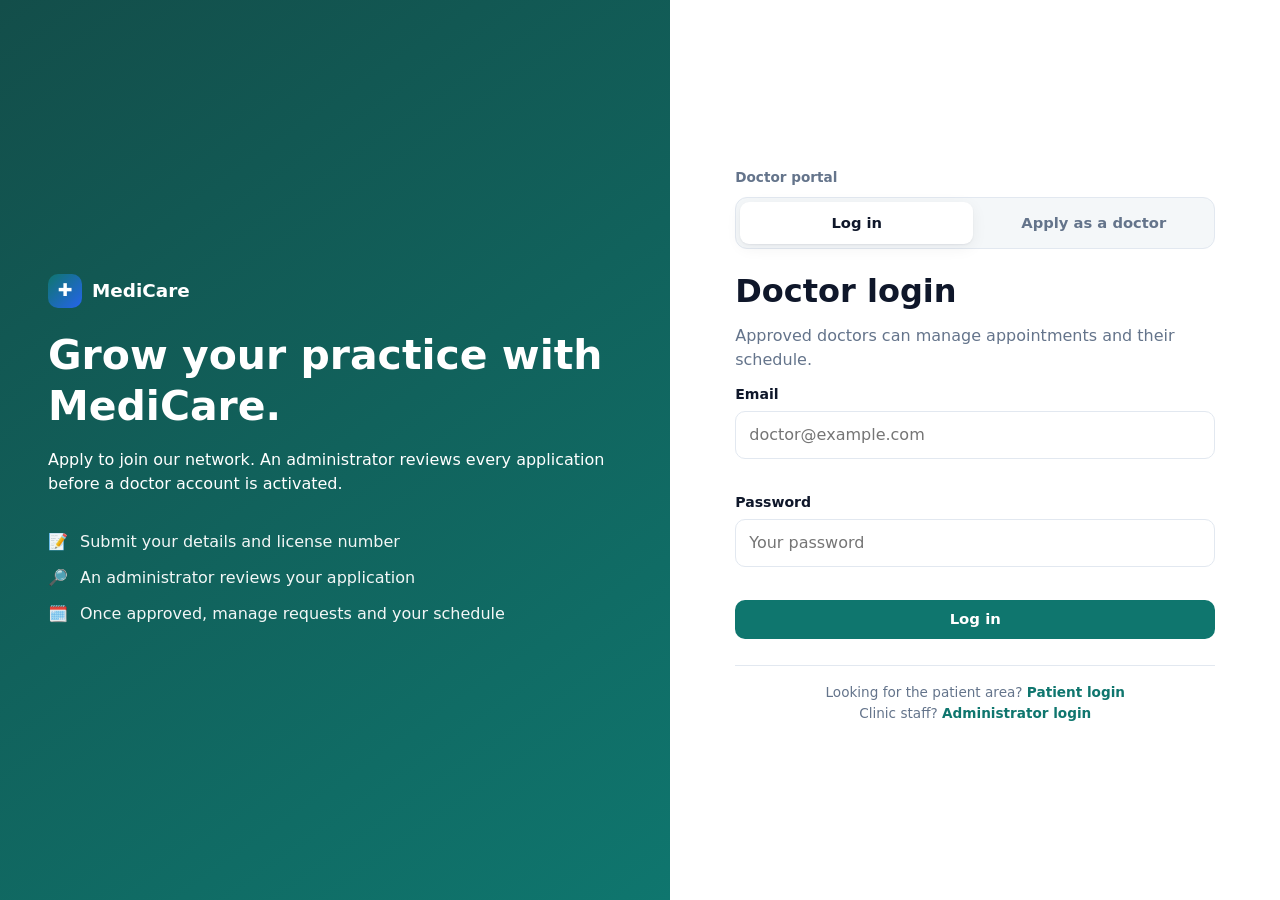
<file: doctor-login.html>
<!DOCTYPE html>
<html lang="en">
<head>
  <meta charset="UTF-8">
  <meta name="viewport" content="width=device-width, initial-scale=1">
  <title>Doctor Login – MediCare</title>
  <link rel="icon" href="data:image/svg+xml,%3Csvg xmlns=%27http://www.w3.org/2000/svg%27 viewBox=%270 0 32 32%27%3E%3Crect width=%2732%27 height=%2732%27 rx=%278%27 fill=%27%230f766e%27/%3E%3Cpath d=%27M13 7h6v6h6v6h-6v6h-6v-6H7v-6h6z%27 fill=%27white%27/%3E%3C/svg%3E">
  <link rel="stylesheet" href="css/styles.css">
</head>
<body>
  <div class="auth-wrap">
    <section class="auth-hero doctor" aria-label="For doctors">
      <a class="brand" href="index.html"><span class="brand-mark" aria-hidden="true">✚</span>MediCare</a>
      <div>
        <h1>Grow your practice with MediCare.</h1>
        <p>Apply to join our network. An administrator reviews every application before a doctor account is activated.</p>
      </div>
      <ul>
        <li><span aria-hidden="true">📝</span> Submit your details and license number</li>
        <li><span aria-hidden="true">🔎</span> An administrator reviews your application</li>
        <li><span aria-hidden="true">🗓️</span> Once approved, manage requests and your schedule</li>
      </ul>
    </section>

    <section class="auth-panel">
      <div class="auth-box" style="max-width:480px">
        <p class="small muted" style="margin:0 0 10px"><strong>Doctor portal</strong></p>
        <div class="seg" role="tablist" aria-label="Doctor account">
          <button type="button" role="tab" id="tabLogin" aria-selected="true" aria-controls="loginView" data-view="loginView">Log in</button>
          <button type="button" role="tab" id="tabRegister" aria-selected="false" aria-controls="registerView" data-view="registerView">Apply as a doctor</button>
        </div>

        <!-- Log in -->
        <div id="loginView" role="tabpanel" aria-labelledby="tabLogin">
          <h1>Doctor login</h1>
          <p class="muted">Approved doctors can manage appointments and their schedule.</p>
          <div id="loginAlert" class="alert error hidden" role="alert"></div>
          <form id="loginForm" class="form" novalidate>
            <div class="field">
              <label for="loginEmail">Email</label>
              <input id="loginEmail" type="email" autocomplete="email" placeholder="doctor@example.com" required>
              <div class="error"></div>
            </div>
            <div class="field">
              <label for="loginPassword">Password</label>
              <input id="loginPassword" type="password" autocomplete="current-password" placeholder="Your password" required>
              <div class="error"></div>
            </div>
            <button class="btn btn-primary btn-block" type="submit">Log in</button>
          </form>
        </div>

        <!-- Doctor application -->
        <div id="registerView" class="hidden" role="tabpanel" aria-labelledby="tabRegister">
          <h1>Apply as a doctor</h1>
          <p class="muted">Your account stays <strong>pending</strong> until an administrator approves it. You will not be able to log in before then.</p>
          <div id="applyAlert" class="alert error hidden" role="alert"></div>

          <form id="applyForm" class="form" novalidate>
            <div class="form-row">
              <div class="field">
                <label for="apName">Full name</label>
                <input id="apName" type="text" autocomplete="name" placeholder="e.g. Amr Hassan" required>
                <div class="error"></div>
              </div>
              <div class="field">
                <label for="apSpecialty">Specialty</label>
                <input id="apSpecialty" type="text" list="specialtyList" placeholder="e.g. Cardiology" required>
                <datalist id="specialtyList">
                  <option value="Cardiology"><option value="Dermatology"><option value="Pediatrics"><option value="Orthopedics"><option value="Neurology"><option value="Dentistry"><option value="General Practice"><option value="Gynecology"><option value="Ophthalmology"><option value="ENT"><option value="Psychiatry"><option value="Internal Medicine">
                </datalist>
                <div class="error"></div>
              </div>
            </div>
            <div class="form-row">
              <div class="field">
                <label for="apEmail">Email</label>
                <input id="apEmail" type="email" autocomplete="email" required>
                <div class="error"></div>
              </div>
              <div class="field">
                <label for="apPhone">Phone</label>
                <input id="apPhone" type="tel" autocomplete="tel" placeholder="+20 1XX XXX XXXX" required>
                <div class="error"></div>
              </div>
            </div>
            <div class="form-row">
              <div class="field">
                <label for="apLicense">Medical license number</label>
                <input id="apLicense" type="text" autocomplete="off" required>
                <div class="error"></div>
              </div>
              <div class="field">
                <label for="apExperience">Years of experience</label>
                <input id="apExperience" type="number" min="0" max="60" step="1" required>
                <div class="error"></div>
              </div>
            </div>
            <div class="form-row">
              <div class="field">
                <label for="apLocation">Clinic / hospital</label>
                <input id="apLocation" type="text" placeholder="e.g. Cairo – Maadi Clinic" required>
                <div class="error"></div>
              </div>
              <div class="field">
                <label for="apFee">Consultation fee (EGP)</label>
                <input id="apFee" type="number" min="0" max="10000" step="10" required>
                <div class="error"></div>
              </div>
            </div>
            <div class="field">
              <label for="apBio">Short bio (optional)</label>
              <textarea id="apBio" maxlength="400" placeholder="Your areas of interest and approach to patient care"></textarea>
              <div class="error"></div>
            </div>
            <div class="form-row">
              <div class="field">
                <label for="apPassword">Password</label>
                <input id="apPassword" type="password" autocomplete="new-password" required>
                <div class="hint">8+ characters with a letter and a number.</div>
                <div class="error"></div>
              </div>
              <div class="field">
                <label for="apConfirm">Confirm password</label>
                <input id="apConfirm" type="password" autocomplete="new-password" required>
                <div class="error"></div>
              </div>
            </div>
            <div class="field">
              <label style="display:flex;gap:10px;align-items:flex-start;font-weight:500">
                <input id="apConfirmInfo" type="checkbox" style="width:auto;margin-top:4px">
                <span>I confirm that the information above is accurate and I am licensed to practise.</span>
              </label>
              <div class="error"></div>
            </div>
            <button class="btn btn-primary btn-block" type="submit">Submit application</button>
          </form>

          <div id="applyDone" class="hidden" role="status">
            <div class="alert ok"><strong>Application submitted.</strong> Your account is pending admin approval.</div>
            <p class="muted">We saved your application for <strong id="applyDoneEmail"></strong>. Once an administrator approves it, log in from the Doctor login tab with the email and password you chose.</p>
            <button class="btn btn-primary btn-block" id="applyDoneBtn" type="button">Back to log in</button>
          </div>
        </div>

        <p class="portal-links">
          Looking for the patient area? <a href="index.html">Patient login</a><br>
          Clinic staff? <a href="admin-login.html">Administrator login</a>
        </p>
      </div>
    </section>
  </div>

  <script src="js/data.js"></script>
  <script src="js/app.js"></script>
  <script src="js/auth-ui.js"></script>
  <script>
    (function () {
      if (AuthUI.redirectIfSignedIn()) return;
      App.showFlash();
      AuthUI.bindTabs();
      AuthUI.bindLogin('doctor');
      AuthUI.bindDoctorApply();
    })();
  </script>
</body>
</html>
</file>
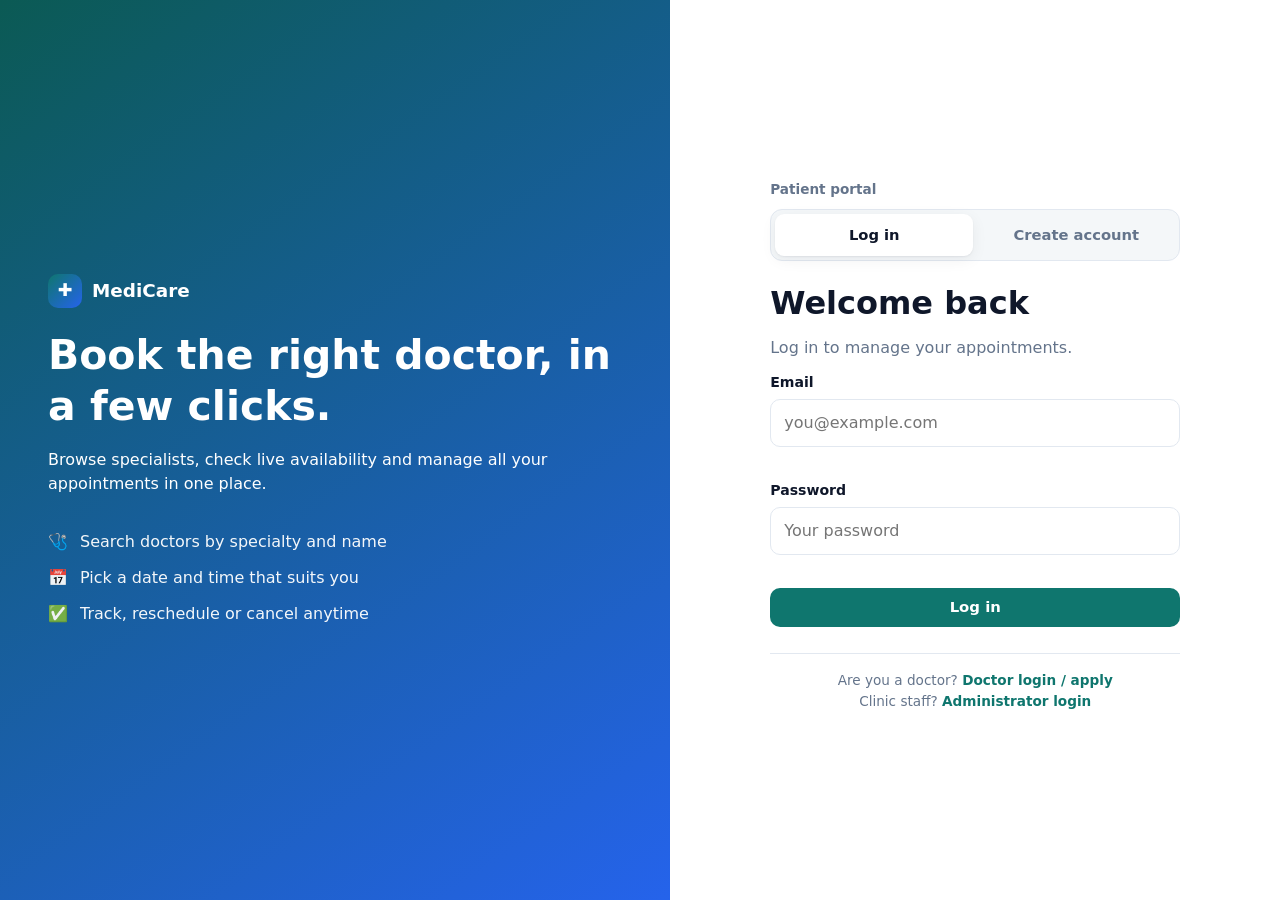
<file: doctor-profile.html>
<!DOCTYPE html>
<html lang="en">
<head>
  <meta charset="UTF-8">
  <meta name="viewport" content="width=device-width, initial-scale=1">
  <title>Doctor Profile – MediCare</title>
  <link rel="icon" href="data:image/svg+xml,%3Csvg xmlns=%27http://www.w3.org/2000/svg%27 viewBox=%270 0 32 32%27%3E%3Crect width=%2732%27 height=%2732%27 rx=%278%27 fill=%27%230f766e%27/%3E%3Cpath d=%27M13 7h6v6h6v6h-6v6h-6v-6H7v-6h6z%27 fill=%27white%27/%3E%3C/svg%3E">
  <link rel="stylesheet" href="css/styles.css">
</head>
<body>
  <div id="site-header"></div>
  <main>
    <div class="container" id="content"></div>
  </main>
  <div id="site-footer"></div>

  <script src="js/data.js"></script>
  <script src="js/app.js"></script>
  <script>
    (function () {
      var user = App.init({ active: 'doctor-profile.html' });
      if (!user) return;
      var esc = App.esc, U = MC.util;
      var root = document.getElementById('content');
      var d = MC.Doctors.byId(App.param('id'));

      // Unlisted doctors (pending, rejected, disabled) are only returned to an admin or to that doctor.
      if (!d) {
        root.innerHTML = '<div class="card empty"><div class="big" aria-hidden="true">🩺</div><h2>Doctor not found</h2><p>This profile does not exist or is no longer available.</p><a class="btn btn-primary" href="doctors.html">Back to doctors</a></div>';
        return;
      }
      document.title = d.name + ' – MediCare';

      var dayNames = ['Sun', 'Mon', 'Tue', 'Wed', 'Thu', 'Fri', 'Sat'];
      function hr(h) { return U.fmtTime((h < 10 ? '0' : '') + h + ':00'); }
      var canBook = user.role === 'patient' && d.status === 'active';

      // next 3 available days
      var next = [];
      for (var i = 0; i < 21 && next.length < 3; i++) {
        var iso = U.addDays(i), r = MC.slotsFor(d, iso);
        if (r.working) {
          var free = r.slots.filter(function (s) { return s.available; });
          if (free.length) next.push({ date: iso, count: free.length, first: free[0].time });
        }
      }

      var stars = function (n) { return '★★★★★'.slice(0, n) + '☆☆☆☆☆'.slice(0, 5 - n); };

      root.innerHTML =
        '<p class="small"><a href="doctors.html">← Back to doctors</a></p>' +
        '<div class="split">' +
        '<div style="display:grid;gap:18px">' +
          '<section class="card"><div class="profile-hero"><span class="avatar lg">' + esc(MC.Doctors.initials(d.name)) + '</span>' +
            '<div class="info"><h1 style="margin-bottom:4px">' + esc(d.name) + '</h1><p class="muted" style="margin-bottom:8px">' + esc(d.specialty) + (d.status !== 'active' ? ' &nbsp;' + App.statusBadge(d.status) : '') + '</p>' +
            '<div class="doctor-meta"><span class="rating">' + esc(MC.Doctors.ratingLabel(d, false)) + (d.reviews > 0 ? ' <span class="muted small">(' + d.reviews + ' reviews)</span>' : '') + '</span><span class="tag">' + d.experience + ' years experience</span><span class="tag">' + d.fee + ' EGP / visit</span></div></div>' +
            (canBook ? '<div class="btn-row"><a class="btn btn-primary" href="booking.html?doctor=' + encodeURIComponent(d.id) + '">Book appointment</a></div>' : '') +
          '</div></section>' +
          '<section class="card"><h2>About</h2><p>' + esc(d.bio || 'No biography provided yet.') + '</p>' +
            '<dl class="kv"><dt>Education</dt><dd>' + esc(d.education || '—') + '</dd><dt>Languages</dt><dd>' + esc((d.languages || []).join(', ')) + '</dd><dt>Location</dt><dd>' + esc(d.location) + '</dd></dl></section>' +
          '<section class="card"><h2>Patient reviews</h2>' +
            ((d.reviewList && d.reviewList.length) ? d.reviewList.map(function (r) {
              return '<div class="review"><div style="display:flex;justify-content:space-between;gap:8px"><strong>' + esc(r.by) + '</strong><span class="rating" aria-label="' + r.stars + ' out of 5">' + stars(r.stars) + '</span></div><p class="muted" style="margin:4px 0 0">' + esc(r.text) + '</p></div>';
            }).join('') : '<p class="muted">No reviews yet.</p>') +
          '</section>' +
        '</div>' +
        '<aside style="display:grid;gap:18px">' +
          '<section class="card"><h2>Working hours</h2><dl class="kv">' +
            dayNames.map(function (n, idx) {
              var on = d.days.indexOf(idx) > -1;
              return '<dt>' + n + '</dt><dd>' + (on ? hr(d.start) + ' – ' + hr(d.end) : '<span class="muted" style="font-weight:400">Closed</span>') + '</dd>';
            }).join('') + '</dl></section>' +
          '<section class="card"><h2>Next availability</h2>' +
            (next.length ? next.map(function (n) {
              return '<div class="summary-row"><span>' + U.fmtDate(n.date, { weekday: 'short', day: 'numeric', month: 'short' }) + '</span><span>' + n.count + ' slots · from ' + U.fmtTime(n.first) + '</span></div>';
            }).join('') : '<p class="muted">No free slots in the next three weeks.</p>') +
            (canBook ? '<a class="btn btn-primary btn-block" style="margin-top:14px" href="booking.html?doctor=' + encodeURIComponent(d.id) + '">Choose a time</a>' : '') +
          '</section>' +
        '</aside></div>';
    })();
  </script>
</body>
</html>
</file>
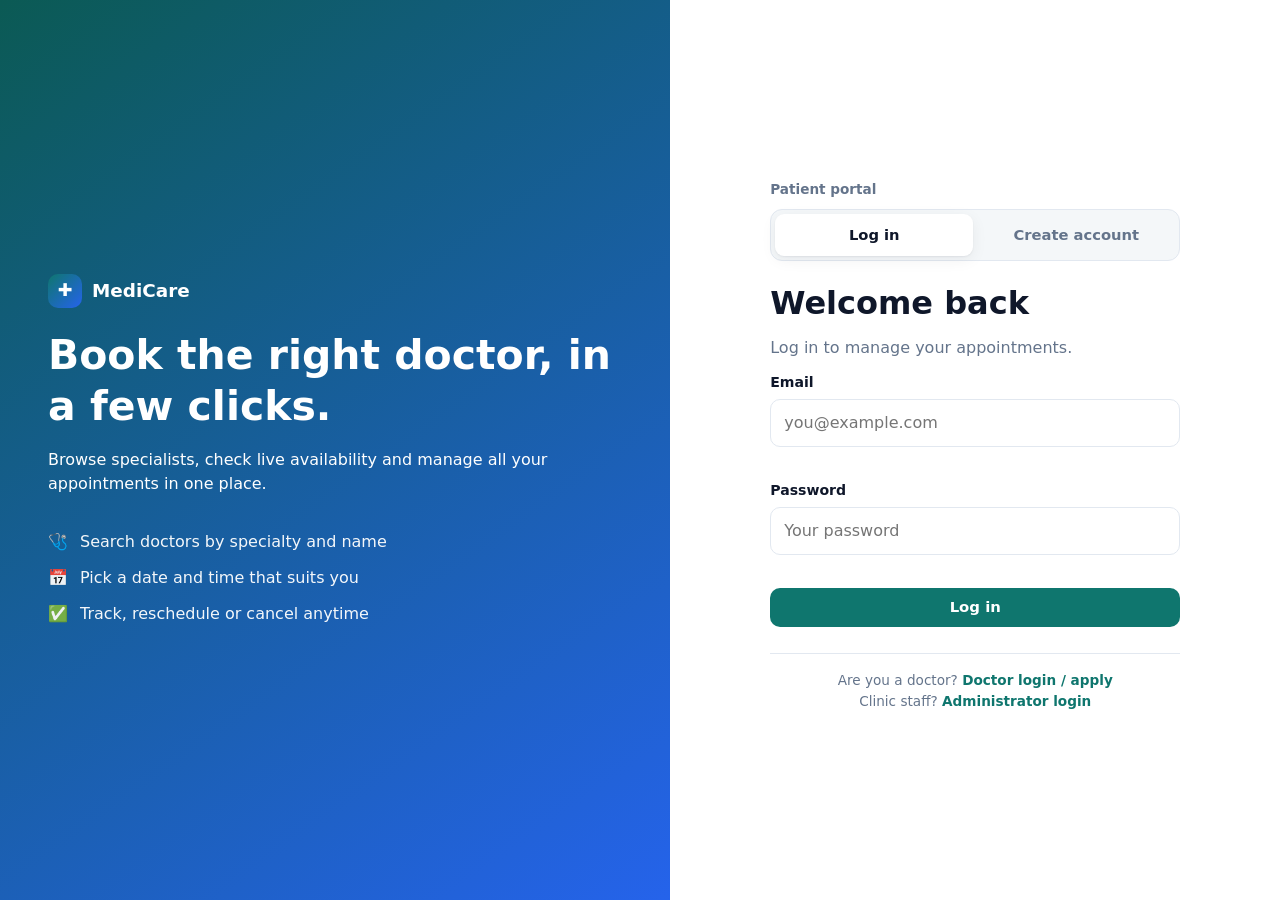
<file: doctors.html>
<!DOCTYPE html>
<html lang="en">
<head>
  <meta charset="UTF-8">
  <meta name="viewport" content="width=device-width, initial-scale=1">
  <title>Doctors – MediCare</title>
  <link rel="icon" href="data:image/svg+xml,%3Csvg xmlns=%27http://www.w3.org/2000/svg%27 viewBox=%270 0 32 32%27%3E%3Crect width=%2732%27 height=%2732%27 rx=%278%27 fill=%27%230f766e%27/%3E%3Cpath d=%27M13 7h6v6h6v6h-6v6h-6v-6H7v-6h6z%27 fill=%27white%27/%3E%3C/svg%3E">
  <link rel="stylesheet" href="css/styles.css">
</head>
<body>
  <div id="site-header"></div>
  <main>
    <div class="container">
      <div class="page-head">
        <div>
          <h1>Find a doctor</h1>
          <p id="resultCount">Search by name or specialty and book instantly.</p>
        </div>
      </div>

      <form class="toolbar" id="filters" role="search" aria-label="Filter doctors" onsubmit="return false">
        <div class="field grow">
          <label for="q">Search</label>
          <input id="q" type="search" placeholder="Doctor name, specialty or location…">
        </div>
        <div class="field">
          <label for="specialty">Specialty</label>
          <select id="specialty"><option value="">All specialties</option></select>
        </div>
        <div class="field">
          <label for="sort">Sort by</label>
          <select id="sort">
            <option value="rating">Highest rated</option>
            <option value="experience">Most experienced</option>
            <option value="fee-asc">Fee: low to high</option>
            <option value="fee-desc">Fee: high to low</option>
            <option value="name">Name A–Z</option>
          </select>
        </div>
        <div class="field" style="flex:0 0 auto;align-self:flex-end">
          <button class="btn btn-outline" type="button" id="reset">Reset</button>
        </div>
      </form>

      <div class="grid grid-3" id="list" aria-live="polite"></div>
    </div>
  </main>
  <div id="site-footer"></div>

  <script src="js/data.js"></script>
  <script src="js/app.js"></script>
  <script>
    (function () {
      var user = App.init({ active: 'doctors.html' });
      if (!user) return;
      var esc = App.esc;
      var $ = function (id) { return document.getElementById(id); };

      var sel = $('specialty');
      MC.Doctors.specialties().forEach(function (s) { var o = document.createElement('option'); o.value = s; o.textContent = s; sel.appendChild(o); });
      var pre = App.param('specialty');
      if (pre) sel.value = pre;
      if (App.param('q')) $('q').value = App.param('q');

      function render() {
        var q = $('q').value.trim().toLowerCase();
        var sp = sel.value;
        var list = MC.Doctors.active().filter(function (d) {
          if (sp && d.specialty !== sp) return false;
          if (!q) return true;
          return (d.name + ' ' + d.specialty + ' ' + d.location).toLowerCase().indexOf(q) > -1;
        });
        var s = $('sort').value;
        list.sort(function (a, b) {
          if (s === 'experience') return b.experience - a.experience;
          if (s === 'fee-asc') return a.fee - b.fee;
          if (s === 'fee-desc') return b.fee - a.fee;
          if (s === 'name') return a.name.localeCompare(b.name);
          return (b.rating || 0) - (a.rating || 0);
        });
        $('resultCount').textContent = list.length + (list.length === 1 ? ' doctor found' : ' doctors found');
        if (!list.length) {
          $('list').innerHTML = '<div class="card empty" style="grid-column:1/-1"><div class="big" aria-hidden="true">🔎</div><h3>No doctors match your search</h3><p>Try a different name or clear the filters.</p></div>';
          return;
        }
        var canBook = user.role === 'patient';
        $('list').innerHTML = list.map(function (d) {
          return '<article class="card doctor-card"><div class="doctor-top"><span class="avatar md">' + esc(MC.Doctors.initials(d.name)) + '</span>' +
            '<div style="min-width:0"><h3>' + esc(d.name) + '</h3><span class="muted small">' + esc(d.specialty) + '</span></div></div>' +
            '<div class="doctor-meta"><span class="rating">' + esc(MC.Doctors.ratingLabel(d, true)) + '</span><span class="tag">' + d.experience + ' yrs</span><span class="tag">' + d.fee + ' EGP</span></div>' +
            '<p class="muted small" style="margin:0">📍 ' + esc(d.location) + '</p>' +
            '<div class="btn-row"><a class="btn btn-outline btn-sm" href="doctor-profile.html?id=' + encodeURIComponent(d.id) + '">View profile</a>' +
            (canBook ? '<a class="btn btn-primary btn-sm" href="booking.html?doctor=' + encodeURIComponent(d.id) + '">Book now</a>' : '') + '</div></article>';
        }).join('');
      }

      ['input', 'change'].forEach(function (ev) { $('filters').addEventListener(ev, render); });
      $('reset').addEventListener('click', function () { $('q').value = ''; sel.value = ''; $('sort').value = 'rating'; render(); });
      render();
    })();
  </script>
</body>
</html>
</file>
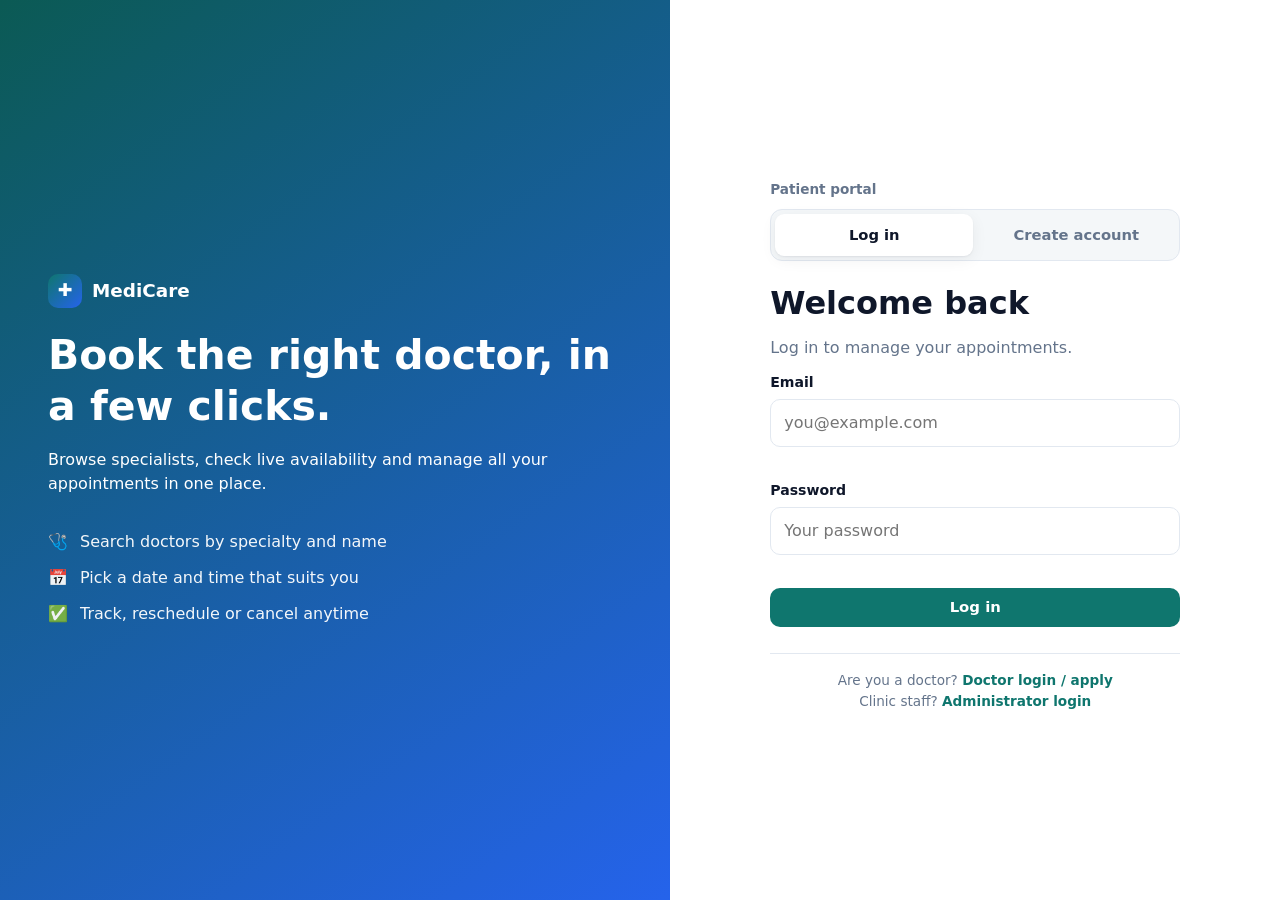
<file: my-appointments.html>
<!DOCTYPE html>
<html lang="en">
<head>
  <meta charset="UTF-8">
  <meta name="viewport" content="width=device-width, initial-scale=1">
  <title>My Appointments – MediCare</title>
  <link rel="icon" href="data:image/svg+xml,%3Csvg xmlns=%27http://www.w3.org/2000/svg%27 viewBox=%270 0 32 32%27%3E%3Crect width=%2732%27 height=%2732%27 rx=%278%27 fill=%27%230f766e%27/%3E%3Cpath d=%27M13 7h6v6h6v6h-6v6h-6v-6H7v-6h6z%27 fill=%27white%27/%3E%3C/svg%3E">
  <link rel="stylesheet" href="css/styles.css">
</head>
<body>
  <div id="site-header"></div>
  <main>
    <div class="container">
      <div class="page-head">
        <div>
          <h1>My appointments</h1>
          <p>View, reschedule or cancel your bookings.</p>
        </div>
        <a class="btn btn-primary" href="doctors.html">＋ New appointment</a>
      </div>

      <div class="tabs" id="tabs" role="tablist" aria-label="Filter appointments">
        <button class="tab active" role="tab" aria-selected="true" data-f="upcoming" type="button">Upcoming</button>
        <button class="tab" role="tab" aria-selected="false" data-f="completed" type="button">Completed</button>
        <button class="tab" role="tab" aria-selected="false" data-f="cancelled" type="button">Cancelled</button>
        <button class="tab" role="tab" aria-selected="false" data-f="all" type="button">All</button>
      </div>

      <div class="appt-list" id="list" aria-live="polite"></div>
    </div>
  </main>
  <div id="site-footer"></div>

  <script src="js/data.js"></script>
  <script src="js/app.js"></script>
  <script>
    (function () {
      var user = App.init({ roles: ['patient'], active: 'my-appointments.html' });
      if (!user) return;
      var U = MC.util, esc = App.esc;
      var filter = 'upcoming';

      function matches(a) {
        if (filter === 'all') return true;
        if (filter === 'upcoming') return MC.Appts.isUpcoming(a);
        if (filter === 'completed') return a.status === 'completed' || ((a.status === 'confirmed' || a.status === 'pending') && !MC.Appts.isUpcoming(a));
        return a.status === 'cancelled';
      }

      function render() {
        var list = MC.Appts.forPatient(user.id).filter(matches).sort(function (a, b) {
          var c = (a.date + a.time).localeCompare(b.date + b.time);
          return filter === 'upcoming' ? c : -c;
        });
        var box = document.getElementById('list');
        if (!list.length) {
          box.innerHTML = '<div class="card empty"><div class="big" aria-hidden="true">📭</div><h3>No ' + (filter === 'all' ? '' : filter + ' ') + 'appointments</h3><p>When you book a visit it will show up here.</p><a class="btn btn-primary" href="doctors.html">Find a doctor</a></div>';
          return;
        }
        box.innerHTML = list.map(function (a) {
          var d = MC.Doctors.byId(a.doctorId) || { name: 'Unknown doctor', specialty: '', id: '' };
          var dt = U.parseISO(a.date);
          var active = MC.Appts.isUpcoming(a);
          return '<article class="appt" data-id="' + esc(a.id) + '"><div class="appt-main"><div class="appt-date"><strong>' + dt.getDate() + '</strong><span>' + dt.toLocaleDateString('en-GB', { month: 'short' }) + '</span></div>' +
            '<div style="min-width:0"><h3>' + esc(d.name) + '</h3><p>' + esc(d.specialty) + ' · ' + U.fmtDate(a.date, { weekday: 'long' }) + ' · ' + U.fmtTime(a.time) + '</p><p>' + esc(a.reason || '') + '</p></div></div>' +
            '<div class="appt-actions">' + App.statusBadge(a.status) +
            (d.id ? '<a class="btn btn-outline btn-sm" href="doctor-profile.html?id=' + encodeURIComponent(d.id) + '">Doctor</a>' : '') +
            (active ? '<a class="btn btn-outline btn-sm" href="booking.html?reschedule=' + encodeURIComponent(a.id) + '">Reschedule</a><button class="btn btn-ghost-danger btn-sm" data-cancel="' + esc(a.id) + '" type="button">Cancel</button>' : '') +
            (a.status === 'cancelled' && d.id ? '<a class="btn btn-primary btn-sm" href="booking.html?doctor=' + encodeURIComponent(d.id) + '">Book again</a>' : '') +
            '</div></article>';
        }).join('');
      }

      document.getElementById('tabs').addEventListener('click', function (e) {
        var t = e.target.closest('.tab'); if (!t) return;
        filter = t.dataset.f;
        document.querySelectorAll('.tab').forEach(function (x) { var on = x === t; x.classList.toggle('active', on); x.setAttribute('aria-selected', String(on)); });
        render();
      });

      document.getElementById('list').addEventListener('click', function (e) {
        var b = e.target.closest('[data-cancel]'); if (!b) return;
        var id = b.dataset.cancel;
        App.confirmBox('Cancel appointment?', 'This will free the time slot. You can book again at any time.', 'Yes, cancel it', function () {
          var r = MC.Appts.setStatus(id, 'cancelled');
          if (!r.ok) { App.toast(r.error, 'error'); return; }
          App.toast('Appointment cancelled.', 'ok');
          render();
        });
      });

      render();
    })();
  </script>
</body>
</html>
</file>
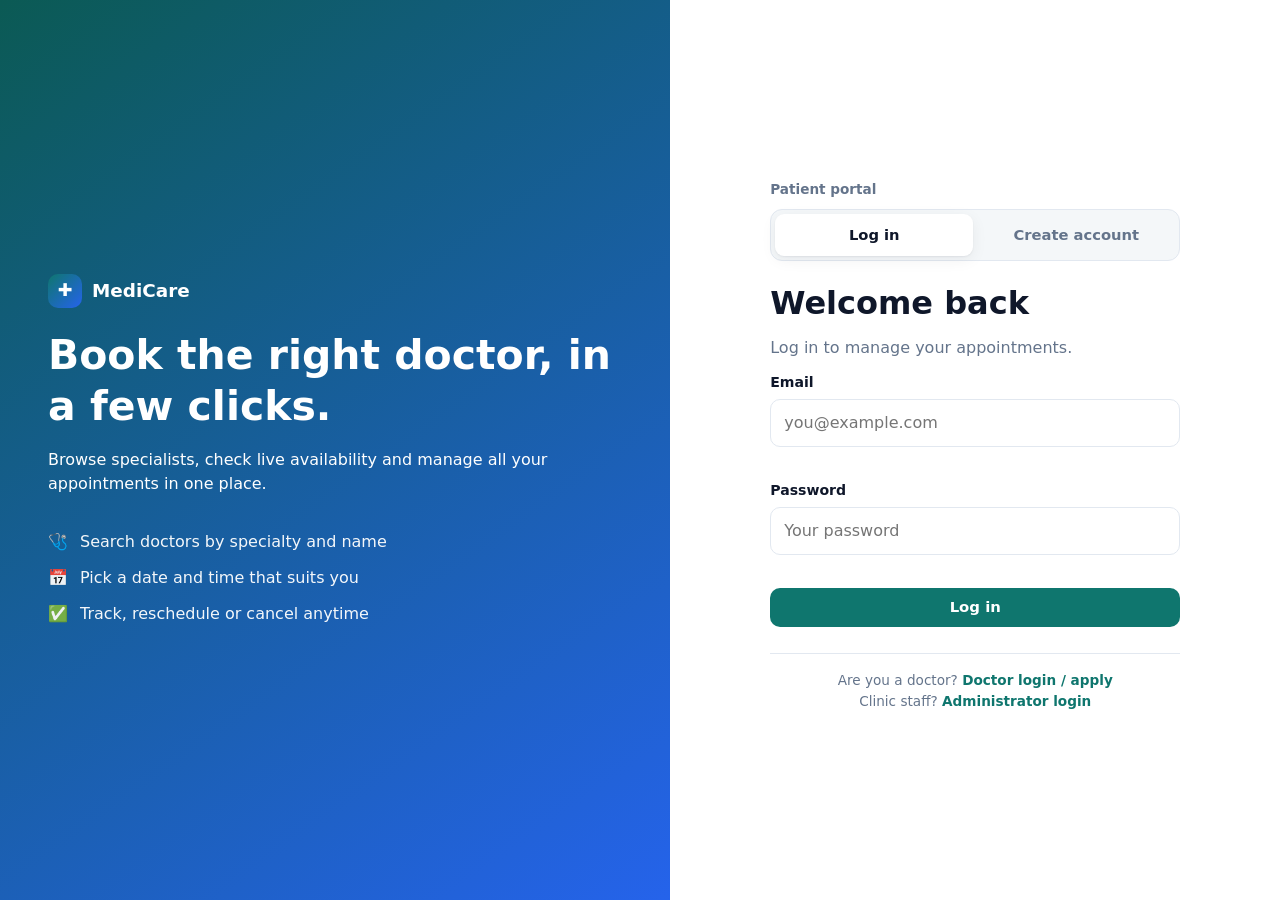
<file: patient-dashboard.html>
<!DOCTYPE html>
<html lang="en">
<head>
  <meta charset="UTF-8">
  <meta name="viewport" content="width=device-width, initial-scale=1">
  <title>Patient Dashboard – MediCare</title>
  <link rel="icon" href="data:image/svg+xml,%3Csvg xmlns=%27http://www.w3.org/2000/svg%27 viewBox=%270 0 32 32%27%3E%3Crect width=%2732%27 height=%2732%27 rx=%278%27 fill=%27%230f766e%27/%3E%3Cpath d=%27M13 7h6v6h6v6h-6v6h-6v-6H7v-6h6z%27 fill=%27white%27/%3E%3C/svg%3E">
  <link rel="stylesheet" href="css/styles.css">
</head>
<body>
  <div id="site-header"></div>
  <main>
    <div class="container">
      <div class="page-head">
        <div>
          <h1 id="welcome">Welcome</h1>
          <p>Here is an overview of your health appointments.</p>
        </div>
        <a class="btn btn-primary" href="doctors.html">＋ Book an appointment</a>
      </div>

      <section class="grid grid-4" aria-label="Summary" id="stats" style="margin-bottom:22px"></section>

      <div class="split">
        <section class="card" aria-labelledby="upTitle">
          <div class="card-head">
            <h2 id="upTitle">Upcoming appointments</h2>
            <a class="btn btn-outline btn-sm" href="my-appointments.html">View all</a>
          </div>
          <div id="upcoming" class="appt-list"></div>
        </section>

        <aside style="display:grid;gap:18px">
          <section class="card" aria-labelledby="specTitle">
            <h2 id="specTitle">Browse by specialty</h2>
            <div class="doctor-meta" id="specialties"></div>
          </section>
          <section class="card" aria-labelledby="quickTitle">
            <h2 id="quickTitle">Quick actions</h2>
            <div class="btn-row" style="flex-direction:column">
              <a class="btn btn-outline" href="doctors.html">🔍 Find a doctor</a>
              <a class="btn btn-outline" href="my-appointments.html">📋 My appointments</a>
            </div>
          </section>
        </aside>
      </div>

      <section style="margin-top:26px" aria-labelledby="topTitle">
        <div class="card-head"><h2 id="topTitle">Top rated doctors</h2><a class="btn btn-outline btn-sm" href="doctors.html">See all doctors</a></div>
        <div class="grid grid-3" id="topDoctors"></div>
      </section>
    </div>
  </main>
  <div id="site-footer"></div>

  <script src="js/data.js"></script>
  <script src="js/app.js"></script>
  <script>
    (function () {
      var user = App.init({ roles: ['patient'], active: 'patient-dashboard.html' });
      if (!user) return;
      var U = MC.util, esc = App.esc;

      document.getElementById('welcome').textContent = 'Welcome, ' + user.name.split(' ')[0] + ' 👋';

      var mine = MC.Appts.forPatient(user.id);
      var upcoming = mine.filter(MC.Appts.isUpcoming).sort(function (a, b) { return (a.date + a.time).localeCompare(b.date + b.time); });
      var completed = mine.filter(function (a) { return a.status === 'completed'; });
      var pending = mine.filter(function (a) { return a.status === 'pending'; });

      function stat(icon, cls, n, label) {
        return '<div class="card stat"><div class="stat-icon ' + cls + '" aria-hidden="true">' + icon + '</div><div><strong>' + n + '</strong><span>' + label + '</span></div></div>';
      }
      document.getElementById('stats').innerHTML =
        stat('📅', '', upcoming.length, 'Upcoming') +
        stat('⏳', 'amber', pending.length, 'Awaiting confirmation') +
        stat('✅', 'green', completed.length, 'Completed visits') +
        stat('🩺', 'blue', MC.Doctors.active().length, 'Doctors available');

      function apptRow(a) {
        var d = MC.Doctors.byId(a.doctorId) || { name: 'Unknown doctor', specialty: '' };
        var dt = U.parseISO(a.date);
        return '<article class="appt"><div class="appt-main"><div class="appt-date"><strong>' + dt.getDate() + '</strong><span>' + dt.toLocaleDateString('en-GB', { month: 'short' }) + '</span></div>' +
          '<div style="min-width:0"><h3>' + esc(d.name) + '</h3><p>' + esc(d.specialty) + ' · ' + U.fmtTime(a.time) + '</p><p>' + esc(a.reason || '') + '</p></div></div>' +
          '<div class="appt-actions">' + App.statusBadge(a.status) + '<a class="btn btn-outline btn-sm" href="my-appointments.html">Manage</a></div></article>';
      }
      var up = document.getElementById('upcoming');
      up.innerHTML = upcoming.length
        ? upcoming.slice(0, 3).map(apptRow).join('')
        : '<div class="empty"><div class="big" aria-hidden="true">📭</div><p>You have no upcoming appointments.</p><a class="btn btn-primary" href="doctors.html">Book your first visit</a></div>';

      document.getElementById('specialties').innerHTML = MC.Doctors.specialties().map(function (s) {
        return '<a class="tag" href="doctors.html?specialty=' + encodeURIComponent(s) + '">' + esc(s) + '</a>';
      }).join('');

      var top = MC.Doctors.active().slice().sort(function (a, b) { return (b.rating || 0) - (a.rating || 0); }).slice(0, 3);
      document.getElementById('topDoctors').innerHTML = top.map(function (d) {
        return '<article class="card doctor-card"><div class="doctor-top"><span class="avatar md">' + esc(MC.Doctors.initials(d.name)) + '</span><div><h3>' + esc(d.name) + '</h3><span class="muted small">' + esc(d.specialty) + '</span></div></div>' +
          '<div class="doctor-meta"><span class="rating">' + esc(MC.Doctors.ratingLabel(d)) + '</span><span class="tag">' + d.experience + ' yrs exp.</span><span class="tag">' + d.fee + ' EGP</span></div>' +
          '<div class="btn-row"><a class="btn btn-outline btn-sm" href="doctor-profile.html?id=' + encodeURIComponent(d.id) + '">View profile</a><a class="btn btn-primary btn-sm" href="booking.html?doctor=' + encodeURIComponent(d.id) + '">Book now</a></div></article>';
      }).join('');
    })();
  </script>
</body>
</html>
</file>
<file: css/styles.css>
/* ============ MediCare – shared styles ============ */
:root {
  --primary: #0f766e;
  --primary-dark: #0b5a54;
  --primary-soft: #ccfbf1;
  --accent: #2563eb;
  --bg: #f4f7f9;
  --surface: #ffffff;
  --text: #0f172a;
  --muted: #64748b;
  --border: #e2e8f0;
  --danger: #dc2626;
  --danger-soft: #fee2e2;
  --warn: #d97706;
  --warn-soft: #fef3c7;
  --ok: #16a34a;
  --ok-soft: #dcfce7;
  --info-soft: #dbeafe;
  --radius: 14px;
  --shadow: 0 1px 2px rgba(15, 23, 42, .06), 0 4px 16px rgba(15, 23, 42, .06);
  --shadow-lg: 0 10px 40px rgba(15, 23, 42, .18);
  --font: "Inter", system-ui, -apple-system, "Segoe UI", Roboto, Arial, sans-serif;
}

*, *::before, *::after { box-sizing: border-box; }
html { -webkit-text-size-adjust: 100%; }
body {
  margin: 0; font-family: var(--font); color: var(--text); background: var(--bg);
  line-height: 1.5; min-height: 100vh; display: flex; flex-direction: column;
}
img { max-width: 100%; display: block; }
a { color: var(--primary); text-decoration: none; }
a:hover { text-decoration: underline; }
h1, h2, h3, h4 { margin: 0 0 .4em; line-height: 1.25; }
h1 { font-size: clamp(1.5rem, 2.5vw, 2rem); }
h2 { font-size: 1.25rem; }
h3 { font-size: 1.05rem; }
p { margin: 0 0 .75em; }
.muted { color: var(--muted); }
.small { font-size: .85rem; }
.hidden { display: none !important; }
.sr-only { position: absolute; width: 1px; height: 1px; overflow: hidden; clip: rect(0 0 0 0); white-space: nowrap; }

/* ---------- Layout ---------- */
.container { width: 100%; max-width: 1180px; margin: 0 auto; padding: 0 20px; }
main { flex: 1; padding: 28px 0 56px; }
.page-head { display: flex; flex-wrap: wrap; align-items: flex-end; justify-content: space-between; gap: 12px; margin-bottom: 22px; }
.page-head p { margin: 0; color: var(--muted); }
.grid { display: grid; gap: 18px; }
.grid-2 { grid-template-columns: repeat(2, minmax(0, 1fr)); }
.grid-3 { grid-template-columns: repeat(3, minmax(0, 1fr)); }
.grid-4 { grid-template-columns: repeat(4, minmax(0, 1fr)); }
.split { display: grid; grid-template-columns: minmax(0, 2fr) minmax(0, 1fr); gap: 20px; align-items: start; }

/* ---------- Header / nav ---------- */
.site-header { background: var(--surface); border-bottom: 1px solid var(--border); position: sticky; top: 0; z-index: 50; }
.nav-bar { display: flex; align-items: center; justify-content: space-between; gap: 16px; height: 64px; }
.brand { display: flex; align-items: center; gap: 10px; font-weight: 800; font-size: 1.15rem; color: var(--text); }
.brand:hover { text-decoration: none; }
.brand-mark { width: 34px; height: 34px; border-radius: 10px; background: linear-gradient(135deg, var(--primary), var(--accent)); color: #fff; display: grid; place-items: center; font-size: 1.1rem; }
.nav-links { display: flex; align-items: center; gap: 4px; list-style: none; margin: 0; padding: 0; }
.nav-links a { display: block; padding: 8px 14px; border-radius: 8px; color: var(--muted); font-weight: 600; font-size: .93rem; }
.nav-links a:hover { background: var(--bg); color: var(--text); text-decoration: none; }
.nav-links a.active { background: var(--primary-soft); color: var(--primary-dark); }
.nav-user { display: flex; align-items: center; gap: 10px; }
.avatar { width: 36px; height: 36px; border-radius: 50%; background: var(--primary-soft); color: var(--primary-dark); display: grid; place-items: center; font-weight: 700; font-size: .85rem; flex: none; }
.avatar.lg { width: 96px; height: 96px; font-size: 2rem; }
.avatar.md { width: 56px; height: 56px; font-size: 1.1rem; }
.user-meta { line-height: 1.2; }
.user-meta strong { display: block; font-size: .9rem; }
.user-meta span { font-size: .75rem; color: var(--muted); text-transform: capitalize; }
.nav-toggle { display: none; background: none; border: 1px solid var(--border); border-radius: 8px; width: 42px; height: 42px; font-size: 1.3rem; cursor: pointer; color: var(--text); }

/* ---------- Buttons ---------- */
.btn { display: inline-flex; align-items: center; justify-content: center; gap: 8px; padding: 10px 18px; border-radius: 10px; border: 1px solid transparent; font: inherit; font-weight: 600; font-size: .93rem; cursor: pointer; transition: background .15s, transform .05s, box-shadow .15s; text-decoration: none; line-height: 1.2; }
.btn:hover { text-decoration: none; }
.btn:active { transform: translateY(1px); }
.btn:focus-visible, input:focus-visible, select:focus-visible, textarea:focus-visible, .slot:focus-visible { outline: 3px solid rgba(37, 99, 235, .35); outline-offset: 1px; }
.btn-primary { background: var(--primary); color: #fff; }
.btn-primary:hover { background: var(--primary-dark); }
.btn-outline { background: var(--surface); color: var(--text); border-color: var(--border); }
.btn-outline:hover { background: var(--bg); }
.btn-danger { background: var(--danger); color: #fff; }
.btn-danger:hover { background: #b91c1c; }
.btn-ghost-danger { background: var(--danger-soft); color: var(--danger); }
.btn-ghost-danger:hover { background: #fecaca; }
.btn-ok { background: var(--ok-soft); color: var(--ok); }
.btn-ok:hover { background: #bbf7d0; }
.btn-sm { padding: 6px 12px; font-size: .82rem; border-radius: 8px; }
.btn-block { width: 100%; }
.btn[disabled] { opacity: .5; cursor: not-allowed; }
.btn-row { display: flex; flex-wrap: wrap; gap: 8px; }

/* ---------- Cards ---------- */
.card { background: var(--surface); border: 1px solid var(--border); border-radius: var(--radius); box-shadow: var(--shadow); padding: 20px; }
.card-head { display: flex; align-items: center; justify-content: space-between; gap: 10px; margin-bottom: 14px; flex-wrap: wrap; }
.card-head h2, .card-head h3 { margin: 0; }
.stat { display: flex; align-items: center; gap: 14px; }
.stat-icon { width: 48px; height: 48px; border-radius: 12px; display: grid; place-items: center; font-size: 1.4rem; background: var(--primary-soft); flex: none; }
.stat-icon.blue { background: var(--info-soft); }
.stat-icon.amber { background: var(--warn-soft); }
.stat-icon.red { background: var(--danger-soft); }
.stat-icon.green { background: var(--ok-soft); }
.stat strong { font-size: 1.6rem; display: block; line-height: 1.1; }
.stat span { color: var(--muted); font-size: .85rem; }

/* ---------- Badges ---------- */
.badge { display: inline-block; padding: 3px 10px; border-radius: 999px; font-size: .75rem; font-weight: 700; text-transform: capitalize; white-space: nowrap; }
.badge.pending { background: var(--warn-soft); color: var(--warn); }
.badge.confirmed { background: var(--ok-soft); color: var(--ok); }
.badge.completed { background: var(--info-soft); color: var(--accent); }
.badge.cancelled { background: var(--danger-soft); color: var(--danger); }
.badge.role { background: var(--primary-soft); color: var(--primary-dark); }
.badge.active { background: var(--ok-soft); color: var(--ok); }
.badge.disabled { background: var(--danger-soft); color: var(--danger); }
.badge.rejected { background: var(--danger-soft); color: var(--danger); }
.tag { display: inline-block; background: var(--bg); border: 1px solid var(--border); border-radius: 999px; padding: 2px 10px; font-size: .78rem; color: var(--muted); }

/* ---------- Forms ---------- */
.form { display: grid; gap: 16px; }
.field label { display: block; font-weight: 600; font-size: .88rem; margin-bottom: 6px; }
.field input, .field select, .field textarea, .input {
  width: 100%; padding: 11px 13px; border: 1px solid var(--border); border-radius: 10px; font: inherit; background: #fff; color: var(--text);
}
.field textarea { min-height: 96px; resize: vertical; }
.field input:focus, .field select:focus, .field textarea:focus, .input:focus { border-color: var(--accent); }
.field .error { color: var(--danger); font-size: .8rem; margin-top: 4px; min-height: 1em; }
.field.invalid input, .field.invalid select, .field.invalid textarea { border-color: var(--danger); }
.form-row { display: grid; grid-template-columns: repeat(2, minmax(0, 1fr)); gap: 16px; }
.alert { padding: 12px 14px; border-radius: 10px; font-size: .9rem; margin-bottom: 14px; }
.alert.error { background: var(--danger-soft); color: #991b1b; }
.alert.info { background: var(--info-soft); color: #1e40af; }
.alert.warn { background: var(--warn-soft); color: #92400e; }
.alert.ok { background: var(--ok-soft); color: #166534; }

/* ---------- Toolbar / filters ---------- */
.toolbar { display: flex; flex-wrap: wrap; gap: 12px; margin-bottom: 20px; }
.toolbar .field { flex: 1 1 200px; margin: 0; }
.toolbar .field.grow { flex: 2 1 280px; }
.tabs { display: flex; gap: 6px; flex-wrap: wrap; margin-bottom: 16px; }
.tab { padding: 8px 16px; border-radius: 999px; background: var(--surface); border: 1px solid var(--border); font-weight: 600; font-size: .88rem; cursor: pointer; color: var(--muted); font-family: inherit; }
.tab.active { background: var(--primary); border-color: var(--primary); color: #fff; }

/* ---------- Doctor cards ---------- */
.doctor-card { display: flex; flex-direction: column; gap: 12px; }
.doctor-top { display: flex; gap: 14px; align-items: center; }
.doctor-top h3 { margin: 0; }
.rating { color: var(--warn); font-weight: 700; font-size: .88rem; }
.doctor-meta { display: flex; flex-wrap: wrap; gap: 6px; }
.doctor-card .btn-row { margin-top: auto; }
.empty { text-align: center; padding: 36px 16px; color: var(--muted); }
.empty .big { font-size: 2.4rem; }

/* ---------- Tables ---------- */
.table-wrap { overflow-x: auto; -webkit-overflow-scrolling: touch; }
table.table { width: 100%; border-collapse: collapse; min-width: 560px; }
.table th { text-align: left; font-size: .75rem; text-transform: uppercase; letter-spacing: .04em; color: var(--muted); padding: 10px 12px; border-bottom: 1px solid var(--border); white-space: nowrap; }
.table td { padding: 12px; border-bottom: 1px solid var(--border); vertical-align: middle; font-size: .92rem; }
.table tr:last-child td { border-bottom: 0; }
.table .actions { white-space: nowrap; text-align: right; }
.table .actions .btn { margin-left: 4px; }

/* ---------- Appointment list ---------- */
.appt-list { display: grid; gap: 12px; }
.appt { display: flex; gap: 16px; align-items: center; justify-content: space-between; flex-wrap: wrap; padding: 16px; border: 1px solid var(--border); border-radius: 12px; background: var(--surface); }
.appt-main { display: flex; gap: 14px; align-items: center; min-width: 0; flex: 1 1 260px; }
.appt-date { background: var(--primary-soft); color: var(--primary-dark); border-radius: 12px; padding: 8px 12px; text-align: center; min-width: 64px; flex: none; }
.appt-date strong { display: block; font-size: 1.3rem; line-height: 1; }
.appt-date span { font-size: .72rem; text-transform: uppercase; font-weight: 700; }
.appt h3 { margin: 0 0 2px; font-size: 1rem; }
.appt p { margin: 0; font-size: .85rem; color: var(--muted); overflow-wrap: anywhere; }
.appt-actions { display: flex; align-items: center; gap: 8px; flex-wrap: wrap; }

/* ---------- Booking ---------- */
.date-input { max-width: 260px; }
.slots { display: grid; grid-template-columns: repeat(auto-fill, minmax(96px, 1fr)); gap: 10px; }
.slot { padding: 10px 6px; border: 1px solid var(--border); border-radius: 10px; background: #fff; font: inherit; font-weight: 600; cursor: pointer; text-align: center; color: var(--text); }
.slot:hover:not([disabled]) { border-color: var(--primary); background: var(--primary-soft); }
.slot.selected { background: var(--primary); color: #fff; border-color: var(--primary); }
.slot[disabled] { background: var(--bg); color: #94a3b8; text-decoration: line-through; cursor: not-allowed; }
.summary-row { display: flex; justify-content: space-between; gap: 10px; padding: 8px 0; border-bottom: 1px dashed var(--border); font-size: .92rem; }
.summary-row:last-child { border-bottom: 0; }
.summary-row span:last-child { font-weight: 600; text-align: right; overflow-wrap: anywhere; }

/* ---------- Profile ---------- */
.profile-hero { display: flex; gap: 22px; align-items: center; flex-wrap: wrap; }
.profile-hero .info { flex: 1 1 260px; min-width: 0; }
.kv { display: grid; grid-template-columns: 130px 1fr; gap: 8px 14px; font-size: .92rem; }
.kv dt { color: var(--muted); }
.kv dd { margin: 0; font-weight: 600; overflow-wrap: anywhere; }
.review { padding: 12px 0; border-bottom: 1px solid var(--border); }
.review:last-child { border-bottom: 0; }

/* ---------- Login ---------- */
.auth-wrap { flex: 1; display: grid; grid-template-columns: 1.1fr 1fr; min-height: 100vh; }
.auth-hero { background: linear-gradient(145deg, var(--primary-dark), var(--accent)); color: #fff; padding: 56px 48px; display: flex; flex-direction: column; justify-content: center; gap: 22px; }
.auth-hero h1 { font-size: clamp(1.8rem, 3.2vw, 2.6rem); }
.auth-hero ul { list-style: none; padding: 0; margin: 0; display: grid; gap: 12px; }
.auth-hero li { display: flex; gap: 12px; align-items: flex-start; opacity: .95; }
.auth-hero .brand { color: #fff; }
.auth-panel { display: flex; align-items: center; justify-content: center; padding: 32px 20px; background: var(--surface); }
.auth-box { width: 100%; max-width: 410px; }
.seg { display: grid; grid-template-columns: 1fr 1fr; gap: 4px; padding: 4px; background: var(--bg); border: 1px solid var(--border); border-radius: 12px; margin-bottom: 22px; }
.seg button { padding: 10px 8px; border: 0; border-radius: 9px; background: transparent; font: inherit; font-weight: 700; font-size: .92rem; color: var(--muted); cursor: pointer; }
.seg button[aria-selected="true"] { background: var(--surface); color: var(--text); box-shadow: var(--shadow); }
.seg button:focus-visible { outline: 3px solid rgba(37, 99, 235, .35); outline-offset: 1px; }
.auth-hero.doctor { background: linear-gradient(145deg, #134e4a, var(--primary)); }
.auth-hero.admin { background: linear-gradient(145deg, #0f172a, #334155); }
.portal-links { margin-top: 26px; padding-top: 16px; border-top: 1px solid var(--border); font-size: .85rem; color: var(--muted); text-align: center; }
.portal-links a { font-weight: 700; white-space: nowrap; }
.field .hint { color: var(--muted); font-size: .78rem; margin-top: 4px; }
.notice { display: flex; gap: 10px; align-items: flex-start; padding: 12px 14px; border-radius: 10px; background: var(--bg); border: 1px solid var(--border); font-size: .85rem; color: var(--muted); }
.notice strong { color: var(--text); }
.chip-count { display: inline-block; min-width: 20px; padding: 0 6px; margin-left: 6px; border-radius: 999px; background: var(--warn); color: #fff; font-size: .72rem; line-height: 20px; text-align: center; }
.switch-line { text-align: center; margin-top: 16px; font-size: .9rem; }
.link-btn { background: none; border: 0; color: var(--primary); font: inherit; font-weight: 700; cursor: pointer; padding: 0; }

/* ---------- Modal / toast ---------- */
.modal-backdrop { position: fixed; inset: 0; background: rgba(15, 23, 42, .5); display: grid; place-items: center; padding: 16px; z-index: 100; }
.modal { background: #fff; border-radius: 16px; width: 100%; max-width: 480px; max-height: 92vh; overflow-y: auto; padding: 24px; box-shadow: var(--shadow-lg); }
.modal h2 { margin-bottom: 14px; }
.modal-actions { display: flex; justify-content: flex-end; gap: 8px; margin-top: 18px; flex-wrap: wrap; }
.toast-stack { position: fixed; right: 16px; bottom: 16px; display: grid; gap: 8px; z-index: 200; max-width: calc(100vw - 32px); }
.toast { background: var(--text); color: #fff; padding: 12px 16px; border-radius: 10px; box-shadow: var(--shadow-lg); font-size: .9rem; animation: pop .2s ease-out; }
.toast.ok { background: #166534; }
.toast.error { background: #991b1b; }
@keyframes pop { from { opacity: 0; transform: translateY(8px); } to { opacity: 1; transform: none; } }

/* ---------- Footer ---------- */
.site-footer { border-top: 1px solid var(--border); background: var(--surface); padding: 18px 0; color: var(--muted); font-size: .85rem; }
.site-footer .container { display: flex; justify-content: space-between; gap: 10px; flex-wrap: wrap; }

/* ---------- Responsive ---------- */
@media (max-width: 1024px) {
  .grid-4 { grid-template-columns: repeat(2, minmax(0, 1fr)); }
  .grid-3 { grid-template-columns: repeat(2, minmax(0, 1fr)); }
  .split { grid-template-columns: 1fr; }
}
@media (max-width: 860px) {
  .auth-wrap { grid-template-columns: 1fr; min-height: 0; }
  .auth-hero { padding: 32px 24px; }
  .auth-hero ul { display: none; }
  .nav-toggle { display: inline-grid; place-items: center; }
  .nav-bar { flex-wrap: wrap; height: auto; padding: 10px 0; }
  .nav-menu { display: none; width: 100%; flex-direction: column; align-items: stretch; gap: 10px; padding-top: 8px; }
  .nav-menu.open { display: flex; }
  .nav-links { flex-direction: column; align-items: stretch; }
  .nav-links a { padding: 11px 14px; }
  .nav-user { justify-content: space-between; border-top: 1px solid var(--border); padding-top: 10px; }
}
@media (max-width: 640px) {
  .container { padding: 0 14px; }
  main { padding-top: 20px; }
  .grid-2, .grid-3, .grid-4, .form-row { grid-template-columns: 1fr; }
  .kv { grid-template-columns: 1fr; gap: 2px 0; }
  .kv dd { margin-bottom: 8px; }
  .appt-actions { width: 100%; }
  .appt-actions .btn { flex: 1; }
  .card { padding: 16px; }
  .profile-hero { flex-direction: column; text-align: center; }
  .profile-hero .btn-row { justify-content: center; }
}
@media print { .site-header, .site-footer, .btn { display: none !important; } }
</file>
